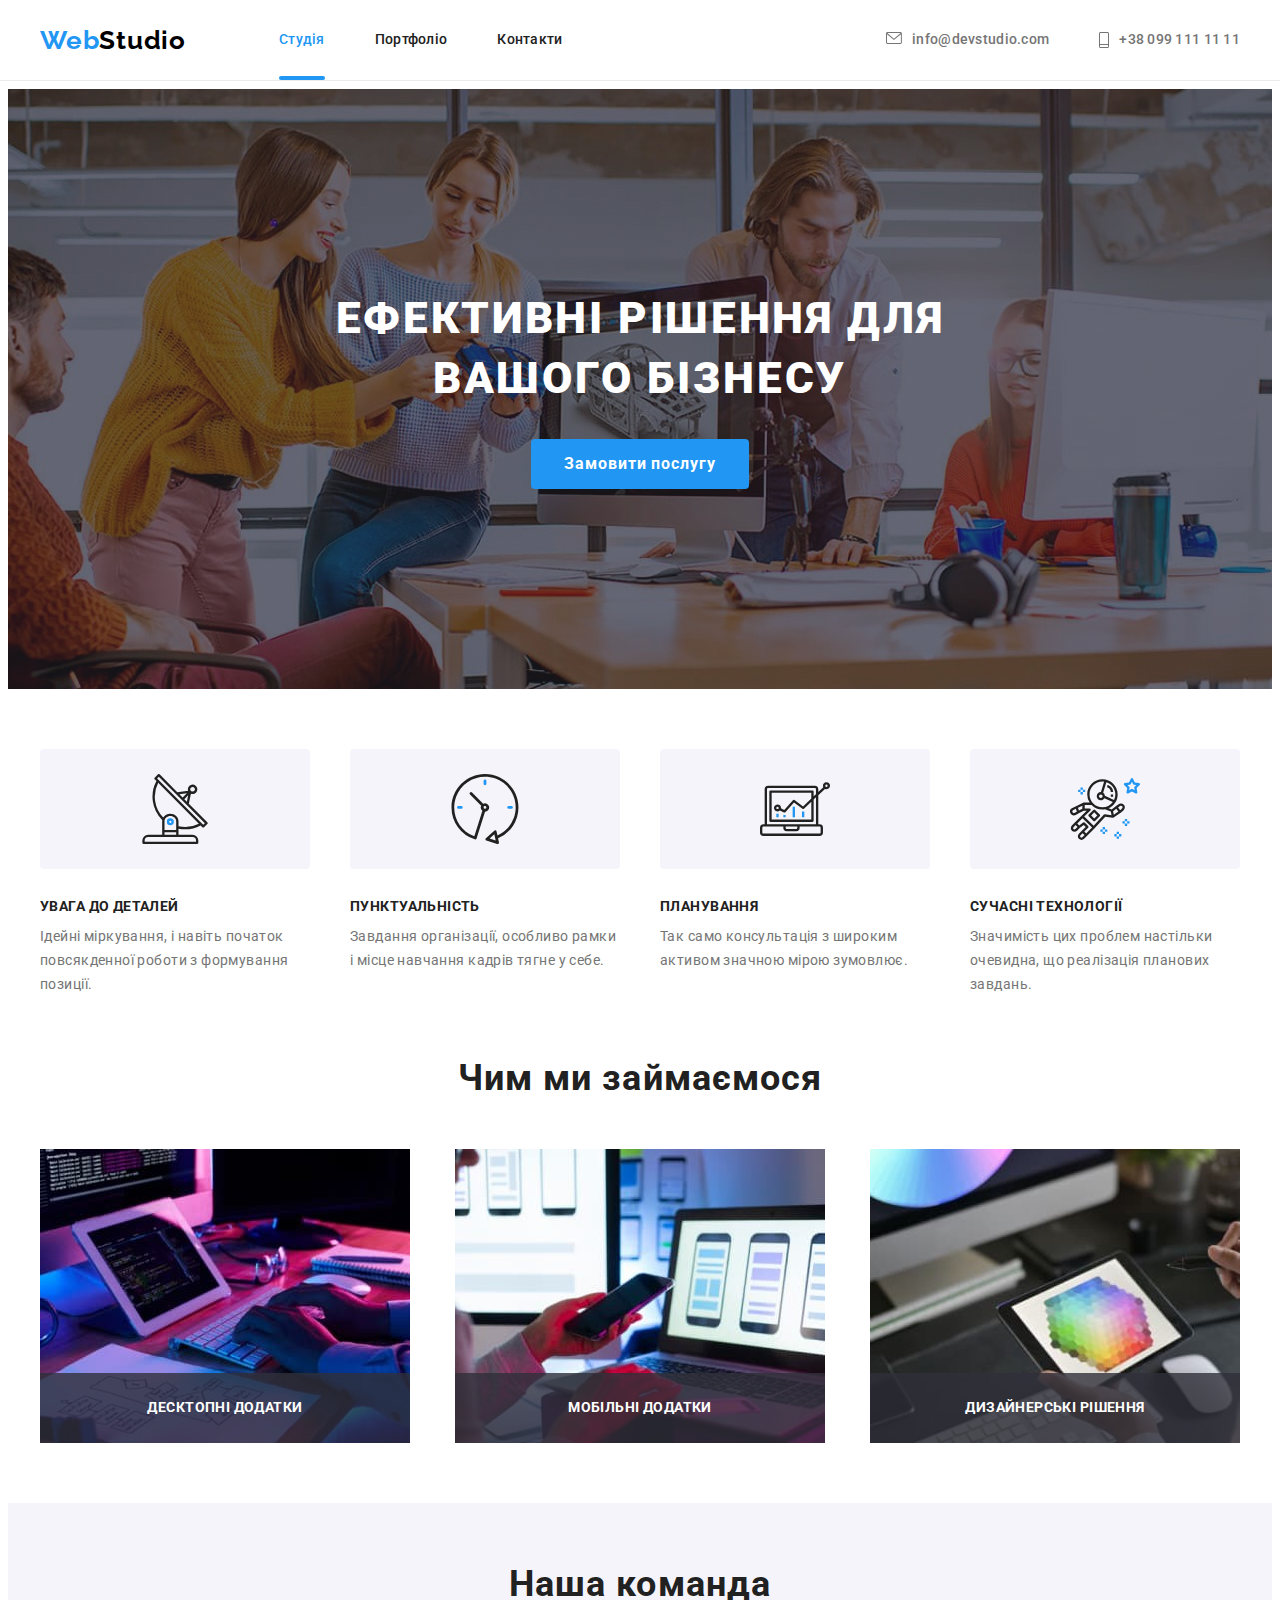
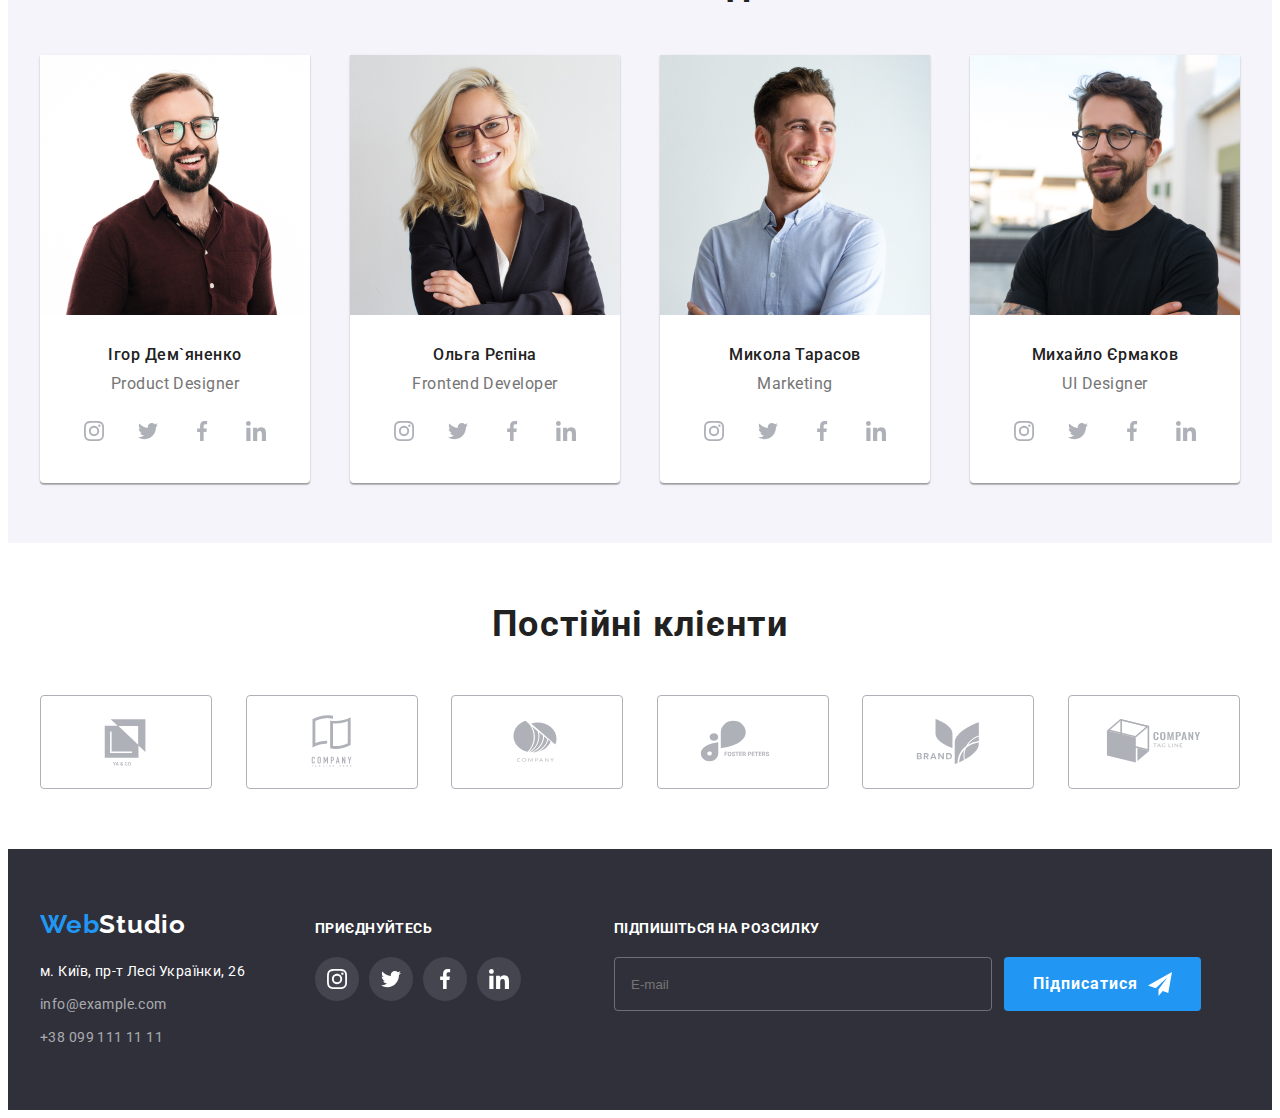
<file: index.html>
<!DOCTYPE html>
<html lang="uk">
  <head>
    <meta charset="UTF-8" />
    <meta http-equiv="X-UA-Compatible" content="IE=edge" />
    <meta name="viewport" content="width=device-width, initial-scale=1.0" />
    <title>goit-markup-hw-0</title>
    <!-- Fonts start -->
    <link rel="preconnect" href="https://fonts.googleapis.com" />
    <link rel="preconnect" href="https://fonts.gstatic.com" crossorigin />
    <link
      href="https://fonts.googleapis.com/css2?family=Raleway:wght@700&family=Roboto:wght@400;500;700;900&display=swap"
      rel="stylesheet"
    />
    <!-- Fonts end -->
    <!-- Normalize start -->
    <link
      rel="stylesheet"
      href="https://cdnjs.cloudflare.com/ajax/libs/modern-normalize/1.1.0/modern-normalize.min.css"
      integrity="sha512-wpPYUAdjBVSE4KJnH1VR1HeZfpl1ub8YT/NKx4PuQ5NmX2tKuGu6U/JRp5y+Y8XG2tV+wKQpNHVUX03MfMFn9Q=="
      crossorigin="anonymous"
      referrerpolicy="no-referrer"
    />

    <!-- Normalize end -->
    <link rel="stylesheet" href="./css/main.min.css" />
    <!-- <link rel="stylesheet" href="./css/styles.css" /> -->
  </head>
  <body data-page>
    <!-- Шапка -->
    <header class="header">
      <div class="container header__container">
        <a class="logo header__logo link" href="index.html"
          ><span class="logo__web">Web</span><span class="logo__studio-header">Studio</span></a
        >
        <button class="menu-button" type="button" data-menu-open>
          <svg width="40" height="40">
            <use href="./images/icons.svg#burger-menu"></use>
          </svg>
        </button>
        <nav class="nav">
          <ul class="nav__list list">
            <li class="nav__item">
              <a class="nav__link nav__link--current link" href="./index.html">Студія</a>
            </li>
            <li class="nav__item">
              <a class="nav__link link" href="./portfolio.html">Портфоліо</a>
            </li>
            <li class="nav__item"><a class="nav__link link" href="">Контакти</a></li>
          </ul>
        </nav>
        <ul class="contact list">
          <li class="contact__item">
            <a
              class="contact__mail link"
              href="mialto:info@devstudio.com"
              aria-label="написать на почту"
            >
              <svg class="contact__icon" width="16" height="12">
                <use href="./images/icons.svg#convert"></use>
              </svg>
              info@devstudio.com</a
            >
          </li>
          <li class="contact__item">
            <a class="contact__phone link" href="tel:+380961111111" aria-label="позвонить">
              <svg class="contact__icon" width="10" height="16">
                <use href="./images/icons.svg#phone"></use>
              </svg>
              +38 099 111 11 11</a
            >
          </li>
        </ul>
      </div>
    </header>
    <main>
      <!-- Герой -->
      <section class="hero">
        <div class="container hero__container">
          <h1 class="hero__title">Ефективні рішення для вашого бізнесу</h1>
          <button class="hero__button button" type="button" data-modal-open>
            Замовити послугу
          </button>
        </div>
      </section>
      <!-- Особенности -->
      <section class="features section">
        <div class="container features__container">
          <h2 class="features__title visually-hidden" hidden>Особливості</h2>
          <ul class="features__list list">
            <li class="features__item">
              <div class="features__thumb">
                <svg width="70" height="70">
                  <use href="./images/icons.svg#antenna"></use>
                </svg>
              </div>
              <h3 class="features__subtitle">УВАГА ДО ДЕТАЛЕЙ</h3>
              <p class="features__deskr">
                Ідейні міркування, і навіть початок повсякденної роботи з формування позиції.
              </p>
            </li>
            <li class="features__item">
              <div class="features__thumb">
                <svg width="70" height="70">
                  <use href="./images/icons.svg#clock"></use>
                </svg>
              </div>
              <h3 class="features__subtitle">ПУНКТУАЛЬНІСТЬ</h3>
              <p class="features__deskr">
                Завдання організації, особливо рамки і місце навчання кадрів тягне у себе.
              </p>
            </li>
            <li class="features__item">
              <div class="features__thumb">
                <svg width="70" height="70">
                  <use href="./images/icons.svg#diagram"></use>
                </svg>
              </div>
              <h3 class="features__subtitle">ПЛАНУВАННЯ</h3>
              <p class="features__deskr">
                Так само консультація з широким активом значною мірою зумовлює.
              </p>
            </li>
            <li class="features__item">
              <div class="features__thumb">
                <svg width="70" height="70">
                  <use href="./images/icons.svg#astronaut"></use>
                </svg>
              </div>
              <h3 class="features__subtitle">СУЧАСНІ ТЕХНОЛОГІЇ</h3>
              <p class="features__deskr">
                Значимість цих проблем настільки очевидна, що реалізація планових завдань.
              </p>
            </li>
          </ul>
        </div>
      </section>
      <!-- Чем мы занимаемся -->
      <section class="about section">
        <div class="container about__container">
          <h2 class="about__subtitle">Чим ми займаємося</h2>
          <ul class="about__list list">
            <li class="about__item">
              <img
                class="about__img"
                srcset="./images/about/img@1x_lg.jpg 1x, ./images/about/img@2x_lg.jpg 2x"
                src="./images/about/img@1x_lg.jpg"
                alt="Верстка"
                width="370"
                height="294"
              />
              <div class="about__block">
                <h3 class="about__text">Десктопні додатки</h3>
              </div>
            </li>
            <li class="about__item">
              <img
                class="about__img"
                srcset="./images/about/box-2@1x_lg.jpg 1x, ./images/about/box-2@2x_lg.jpg 2x"
                src="images/about/box-2@1x_lg.jpg"
                alt="Телефоны"
                width="370"
                height="294"
              />
              <div class="about__block">
                <h3 class="about__text">Мобільні додатки</h3>
              </div>
            </li>
            <li class="about__item">
              <img
                class="about__img"
                srcset="./images/about/box-3@1x_lg.jpg 1x, ./images/about/box-3@2x_lg.jpg 2x"
                src="images/about/box-3@1x_lg.jpg"
                alt="Палитра"
                width="370"
                height="294"
              />
              <div class="about__block">
                <h3 class="about__text">Дизайнерські рішення</h3>
              </div>
            </li>
          </ul>
        </div>
      </section>
      <!-- Наша команда -->
      <section class="team section">
        <div class="container team__container">
          <h2 class="team__subtitle">Наша команда</h2>
          <ul class="team__list list">
            <li class="team__item">
              <img
                srcset="
                  ./images/team/w/photo-1-270.jpg 270w,
                  ./images/team/w/photo-1-354.jpg 354w,
                  ./images/team/w/photo-1-450.jpg 450w,
                  ./images/team/w/photo-1-540.jpg 540w,
                  ./images/team/w/photo-1-708.jpg 708w,
                  ./images/team/w/photo-1-900.jpg 900w
                "
                sizes="(min-width: 1200px) 270px, (min-width: 768px) 354px, (min-width: 480px) 450px, 100w"
                class="team__img"
                src="./images/team/w/photo-1-270.jpg"
                alt="Ігор Дем`яненко"
              />
              <div class="team__wrapper">
                <h3 class="team__name">Ігор Дем`яненко</h3>
                <p class="team__descr">Product Designer</p>
                <ul class="socials list">
                  <li class="socials__item">
                    <a
                      class="socials__link link"
                      href=""
                      target="_blank"
                      rel="noopener noreferrer"
                      aria-label="instagram"
                    >
                      <svg class="socials__icon" width="20" height="20">
                        <use href="./images/icons.svg#instagram"></use>
                      </svg>
                    </a>
                  </li>
                  <li class="socials__item">
                    <a
                      class="socials__link link"
                      href=""
                      target="_blank"
                      rel="noopener noreferrer"
                      aria-label="twitter"
                    >
                      <svg class="socials__icon" width="20" height="20">
                        <use href="./images/icons.svg#twitter"></use>
                      </svg>
                    </a>
                  </li>
                  <li class="socials__item">
                    <a
                      class="socials__link link"
                      href=""
                      target="_blank"
                      rel="noopener noreferrer"
                      aria-label="facebook"
                    >
                      <svg class="socials__icon" width="20" height="20">
                        <use href="./images/icons.svg#facebook"></use>
                      </svg>
                    </a>
                  </li>
                  <li class="socials__item">
                    <a
                      class="socials__link link"
                      href=""
                      target="_blank"
                      rel="noopener noreferrer"
                      aria-label="linkedin"
                    >
                      <svg class="socials__icon" width="20" height="20">
                        <use href="./images/icons.svg#linkedin"></use>
                      </svg>
                    </a>
                  </li>
                </ul>
              </div>
            </li>
            <li class="team__item">
              <img
                srcset="
                  ./images/team/w/photo-2-270.jpg 270w,
                  ./images/team/w/photo-2-354.jpg 354w,
                  ./images/team/w/photo-2-450.jpg 450w,
                  ./images/team/w/photo-2-540.jpg 540w,
                  ./images/team/w/photo-2-708.jpg 708w,
                  ./images/team/w/photo-2-900.jpg 900w
                "
                sizes="(min-width: 1200px) 270px, (min-width: 768px) 354px, (min-width: 480px) 450px, 100w"
                class="team__img"
                src="./images/team/w/photo-2-270.jpg"
                alt="Ольга Рєпіна"
              />
              <div class="team__wrapper">
                <h3 class="team__name">Ольга Рєпіна</h3>
                <p class="team__descr">Frontend Developer</p>
                <ul class="socials list">
                  <li class="socials__item">
                    <a
                      class="socials__link link"
                      href=""
                      target="_blank"
                      rel="noopener noreferrer"
                      aria-label="instagram"
                    >
                      <svg class="socials__icon" width="20" height="20">
                        <use href="./images/icons.svg#instagram"></use>
                      </svg>
                    </a>
                  </li>
                  <li class="socials__item">
                    <a
                      class="socials__link link"
                      href=""
                      target="_blank"
                      rel="noopener noreferrer"
                      aria-label="twitter"
                    >
                      <svg class="socials__icon" width="20" height="20">
                        <use href="./images/icons.svg#twitter"></use>
                      </svg>
                    </a>
                  </li>
                  <li class="socials__item">
                    <a
                      class="socials__link link"
                      href=""
                      target="_blank"
                      rel="noopener noreferrer"
                      aria-label="facebook"
                    >
                      <svg class="socials__icon" width="20" height="20">
                        <use href="./images/icons.svg#facebook"></use>
                      </svg>
                    </a>
                  </li>
                  <li class="socials__item">
                    <a
                      class="socials__link link"
                      href=""
                      target="_blank"
                      rel="noopener noreferrer"
                      aria-label="linkedin"
                    >
                      <svg class="socials__icon" width="20" height="20">
                        <use href="./images/icons.svg#linkedin"></use>
                      </svg>
                    </a>
                  </li>
                </ul>
              </div>
            </li>
            <li class="team__item">
              <img
                srcset="
                  ./images/team/w/photo-3-270.jpg 270w,
                  ./images/team/w/photo-3-354.jpg 354w,
                  ./images/team/w/photo-3-450.jpg 450w,
                  ./images/team/w/photo-3-540.jpg 540w,
                  ./images/team/w/photo-3-708.jpg 708w,
                  ./images/team/w/photo-3-900.jpg 900w
                "
                sizes="(min-width: 1200px) 270px, (min-width: 768px) 354px, (min-width: 480px) 450px, 100w"
                class="team__img"
                src="./images/team/w/photo-3-270.jpg"
                alt="Микола Тарасов"
              />
              <div class="team__wrapper">
                <h3 class="team__name">Микола Тарасов</h3>
                <p class="team__descr">Marketing</p>
                <ul class="socials list">
                  <li class="socials__item">
                    <a
                      class="socials__link link"
                      href=""
                      target="_blank"
                      rel="noopener noreferrer"
                      aria-label="instagram"
                    >
                      <svg class="socials__icon" width="20" height="20">
                        <use href="./images/icons.svg#instagram"></use>
                      </svg>
                    </a>
                  </li>
                  <li class="socials__item">
                    <a
                      class="socials__link link"
                      href=""
                      target="_blank"
                      rel="noopener noreferrer"
                      aria-label="twitter"
                    >
                      <svg class="socials__icon" width="20" height="20">
                        <use href="./images/icons.svg#twitter"></use>
                      </svg>
                    </a>
                  </li>
                  <li class="socials__item">
                    <a
                      class="socials__link link"
                      href=""
                      target="_blank"
                      rel="noopener noreferrer"
                      aria-label="facebook"
                    >
                      <svg class="socials__icon" width="20" height="20">
                        <use href="./images/icons.svg#facebook"></use>
                      </svg>
                    </a>
                  </li>
                  <li class="socials__item">
                    <a
                      class="socials__link link"
                      href=""
                      target="_blank"
                      rel="noopener noreferrer"
                      aria-label="linkedin"
                    >
                      <svg class="socials__icon" width="20" height="20">
                        <use href="./images/icons.svg#linkedin"></use>
                      </svg>
                    </a>
                  </li>
                </ul>
              </div>
            </li>
            <li class="team__item">
              <img
                srcset="
                  ./images/team/w/photo-4-270.jpg 270w,
                  ./images/team/w/photo-4-354.jpg 354w,
                  ./images/team/w/photo-4-450.jpg 450w,
                  ./images/team/w/photo-4-540.jpg 540w,
                  ./images/team/w/photo-4-708.jpg 708w,
                  ./images/team/w/photo-4-900.jpg 900w
                "
                sizes="(min-width: 1200px) 270px, (min-width: 768px) 354px, (min-width: 480px) 450px, 100w"
                class="team__img"
                src="./images/team/w/photo-4-270.jpg"
                alt="Михайло Єрмаков"
              />
              <div class="team__wrapper">
                <h3 class="team__name">Михайло Єрмаков</h3>
                <p class="team__descr">UI Designer</p>
                <ul class="socials list">
                  <li class="socials__item">
                    <a
                      class="socials__link"
                      href=""
                      target="_blank"
                      rel="noopener noreferrer"
                      aria-label="instagram"
                    >
                      <svg class="socials__icon" width="20" height="20">
                        <use href="./images/icons.svg#instagram"></use>
                      </svg>
                    </a>
                  </li>
                  <li class="socials__item">
                    <a
                      class="socials__link"
                      href=""
                      target="_blank"
                      rel="noopener noreferrer"
                      aria-label="twitter"
                    >
                      <svg class="socials__icon" width="20" height="20">
                        <use href="./images/icons.svg#twitter"></use>
                      </svg>
                    </a>
                  </li>
                  <li class="socials__item">
                    <a
                      class="socials__link"
                      href=""
                      target="_blank"
                      rel="noopener noreferrer"
                      aria-label="facebook"
                    >
                      <svg class="socials__icon" width="20" height="20">
                        <use href="./images/icons.svg#facebook"></use>
                      </svg>
                    </a>
                  </li>
                  <li class="socials__item">
                    <a
                      class="socials__link"
                      href=""
                      target="_blank"
                      rel="noopener noreferrer"
                      aria-label="linkedin"
                    >
                      <svg class="socials__icon" width="20" height="20">
                        <use href="./images/icons.svg#linkedin"></use>
                      </svg>
                    </a>
                  </li>
                </ul>
              </div>
            </li>
          </ul>
        </div>
      </section>
      <!-- Постоянные клиенты -->
      <section class="client section">
        <div class="container client__container">
          <h2 class="client__subtitle">Постійні клієнти</h2>
          <ul class="client__list list">
            <li class="client__item">
              <a
                class="client__link link"
                href=""
                target="_blank"
                rel="noopener noreferrer"
                aria-label="Логотип компании 1"
              >
                <svg class="client__icon" width="106" height="60">
                  <use href="./images/icons.svg#logo-1"></use>
                </svg>
              </a>
            </li>

            <li class="client__item">
              <a
                class="client__link link"
                href=""
                target="_blank"
                rel="noopener noreferrer"
                aria-label="Логотип компании 2"
              >
                <svg class="client__icon" width="106" height="60">
                  <use href="./images/icons.svg#logo-2"></use>
                </svg>
              </a>
            </li>
            <li class="client__item">
              <a
                class="client__link link"
                href=""
                target="_blank"
                rel="noopener noreferrer"
                aria-label="Логотип компании 3"
              >
                <svg class="client__icon" width="106" height="60">
                  <use href="./images/icons.svg#logo-3"></use>
                </svg>
              </a>
            </li>
            <li class="client__item">
              <a
                class="client__link link"
                href=""
                target="_blank"
                rel="noopener noreferrer"
                aria-label="Логотип компании 4"
              >
                <svg class="client__icon" width="106" height="60">
                  <use href="./images/icons.svg#logo-4"></use>
                </svg>
              </a>
            </li>
            <li class="client__item">
              <a
                class="client__link link"
                href=""
                target="_blank"
                rel="noopener noreferrer"
                aria-label="Логотип компании 5"
              >
                <svg class="client__icon" width="106" height="60">
                  <use href="./images/icons.svg#logo-5"></use>
                </svg>
              </a>
            </li>
            <li class="client__item">
              <a
                class="client__link link"
                href=""
                target="_blank"
                rel="noopener noreferrer"
                aria-label="Логотип компании 6"
              >
                <svg class="client__icon" width="106" height="60">
                  <use href="./images/icons.svg#logo-6"></use>
                </svg>
              </a>
            </li>
          </ul>
        </div>
      </section>
    </main>
    <!-- Footer -->
    <footer class="footer">
      <div class="container footer__container">
        <div class="footer__block">
          <a class="logo footer__logo link" href="index.html"
            ><span class="logo__web">Web</span><span class="logo__studio-footer">Studio</span></a
          >
          <address class="footer-contact">
            <ul class="footer-contact__list list">
              <li class="footer-contact__item">
                <a
                  class="link footer-contact__address"
                  href="https://goo.gl/maps/Fgbf3yi92QsDbhYKA"
                  target="_blank"
                  rel="noreferrer noopener"
                  >м. Київ, пр-т Лесі Українки, 26</a
                >
              </li>
              <li class="footer-contact__item">
                <a class="footer-contact__mail link" href="mialto:info@devstudio.com"
                  >info@example.com</a
                >
              </li>
              <li class="footer-contact__item">
                <a class="footer-contact__phone link" href="tel:+380961111111">+38 099 111 11 11</a>
              </li>
            </ul>
          </address>
        </div>

        <div class="footer__join">
          <h3 class="footer__subtitle">приєднуйтесь</h3>
          <ul class="socials list">
            <li class="socials__item">
              <a
                class="socials__link"
                href=""
                target="_blank"
                rel="noopener noreferrer"
                aria-label="instagram"
              >
                <svg class="socials__icon" width="20" height="20">
                  <use href="./images/icons.svg#instagram"></use>
                </svg>
              </a>
            </li>
            <li class="socials__item">
              <a
                class="socials__link link"
                href=""
                target="_blank"
                rel="noopener noreferrer"
                aria-label="twitter"
              >
                <svg class="socials__icon" width="20" height="20">
                  <use href="./images/icons.svg#twitter"></use>
                </svg>
              </a>
            </li>
            <li class="socials__item">
              <a
                class="socials__link link"
                href=""
                target="_blank"
                rel="noopener noreferrer"
                aria-label="facebook"
              >
                <svg class="socials__icon" width="20" height="20">
                  <use href="./images/icons.svg#facebook"></use>
                </svg>
              </a>
            </li>
            <li class="socials__item">
              <a
                class="socials__link link"
                href=""
                target="_blank"
                rel="noopener noreferrer"
                aria-label="linkedin"
              >
                <svg class="socials__icon" width="20" height="20">
                  <use href="./images/icons.svg#linkedin"></use>
                </svg>
              </a>
            </li>
          </ul>
        </div>

        <div class="footer__block-form">
          <h3 class="footer__subtitle">Підпишіться на розсилку</h3>
          <form class="footer__form">
            <input class="footer__input" type="email" name="newsletter" placeholder="E-mail" />
            <button class="footer__button button" type="submit">
              Підписатися
              <svg width="24" height="24">
                <use href="./images/icons.svg#icon-send"></use>
              </svg>
            </button>
          </form>
        </div>
      </div>
    </footer>

    <!-- Modal window -->
    <div class="backdrop is-hidden" data-modal>
      <div class="modal">
        <button type="button" class="modal-button-close" data-modal-close>
          <svg class="modal-button-close-icon" width="18" height="18">
            <use href="./images/icons.svg#icon-close"></use>
          </svg>
        </button>

        <form class="modal-form">
          <strong class="modal-title">Залиште свої дані, ми вам передзвонимо</strong>
          <div class="form-group">
            <label class="modal-form-group">
              <span class="form-label">Ім'я</span>
              <input class="form-input" type="text" name="user-name" />
              <svg class="form-icon" width="18" height="18">
                <use href="./images/icons.svg#icon-modal-person"></use>
              </svg>
            </label>

            <label class="modal-form-group">
              <span class="form-label">Телефон</span>
              <input class="form-input" type="tel" name="user-phone" />
              <svg class="form-icon" width="18" height="18">
                <use href="./images/icons.svg#icon-modal-phone"></use>
              </svg>
            </label>

            <label class="modal-form-group">
              <span class="form-label">Пошта</span>
              <input class="form-input" type="email" name="user-email" />
              <svg class="form-icon" width="18" height="18">
                <use href="./images/icons.svg#icon-modal-email"></use>
              </svg>
            </label>

            <label class="modal-form-group">
              <span class="form-label">Коментар</span>
              <textarea
                class="form-message"
                name="user-message"
                rows="5"
                placeholder="Введіть текст"
              ></textarea>
            </label>
          </div>

          <label class="modal-form-agreement">
            <input class="form-checkbox visually-hidden" type="checkbox" name="user-agreement" />
            <svg class="agreement-icon" width="16" height="15">
              <use class="agreement-icon-uncheck" href="./images/icons.svg#icon-uncheck"></use>
              <use class="agreement-icon-check" href="./images/icons.svg#icon-check"></use>
            </svg>
            <span class="form-agreement-text"
              >Погоджуюся з розсилкою та приймаю
              <a class="form-agreement-link" href="">Умови договору</a></span
            >
          </label>

          <button class="modal-form-button button" type="submit">Відправити</button>
        </form>
      </div>
    </div>

    <!-- Mobile menu -->
    <div class="menu-overlay" data-menu>
      <div class="menu-container">
        <ul class="mobile-nav list">
          <li class="mobile-nav-item">
            <a class="mobile-link link" href="./index.html">Студія</a>
          </li>
          <li class="mobile-nav-item">
            <a class="mobile-link link" href="./portfolio.html">Портфоліо</a>
          </li>
          <li class="mobile-nav-item">
            <a class="mobile-link link" href="">Контакти</a>
          </li>
        </ul>
        <div class="mobile-menu-contacts">
          <a class="mobile-phone link" href="tel:+380961111111">+38 096 111 11 11</a>
          <a class="mobile-mail link" href="mialto:info@devstudio.com">info@devstudio.com</a>
          <button class="menu-button-close" type="button" data-menu-close>
            <svg class="menu-button-close-icon" width="40" height="40">
              <use href="./images/icons.svg#nav-button-close"></use>
            </svg>
          </button>
        </div>
        <ul class="mobile-socials list">
          <li class="mobile-socials-item">
            <a class="menu-socials-link link" href="">Instagram</a>
          </li>
          <li class="mobile-socials-item">
            <a class="menu-socials-link link" href="">Twitter</a>
          </li>
          <li class="mobile-socials-item">
            <a class="menu-socials-link link" href="">Facebook</a>
          </li>
          <li class="mobile-socials-item">
            <a class="menu-socials-link link" href="">LinkedIn</a>
          </li>
        </ul>
      </div>
    </div>

    <!-- script -->
    <script src="./js/header-scroll.js"></script>
    <script src="./js/modal.js"></script>
    <script src="./js/menu.js"></script>
  </body>
</html>
</file>
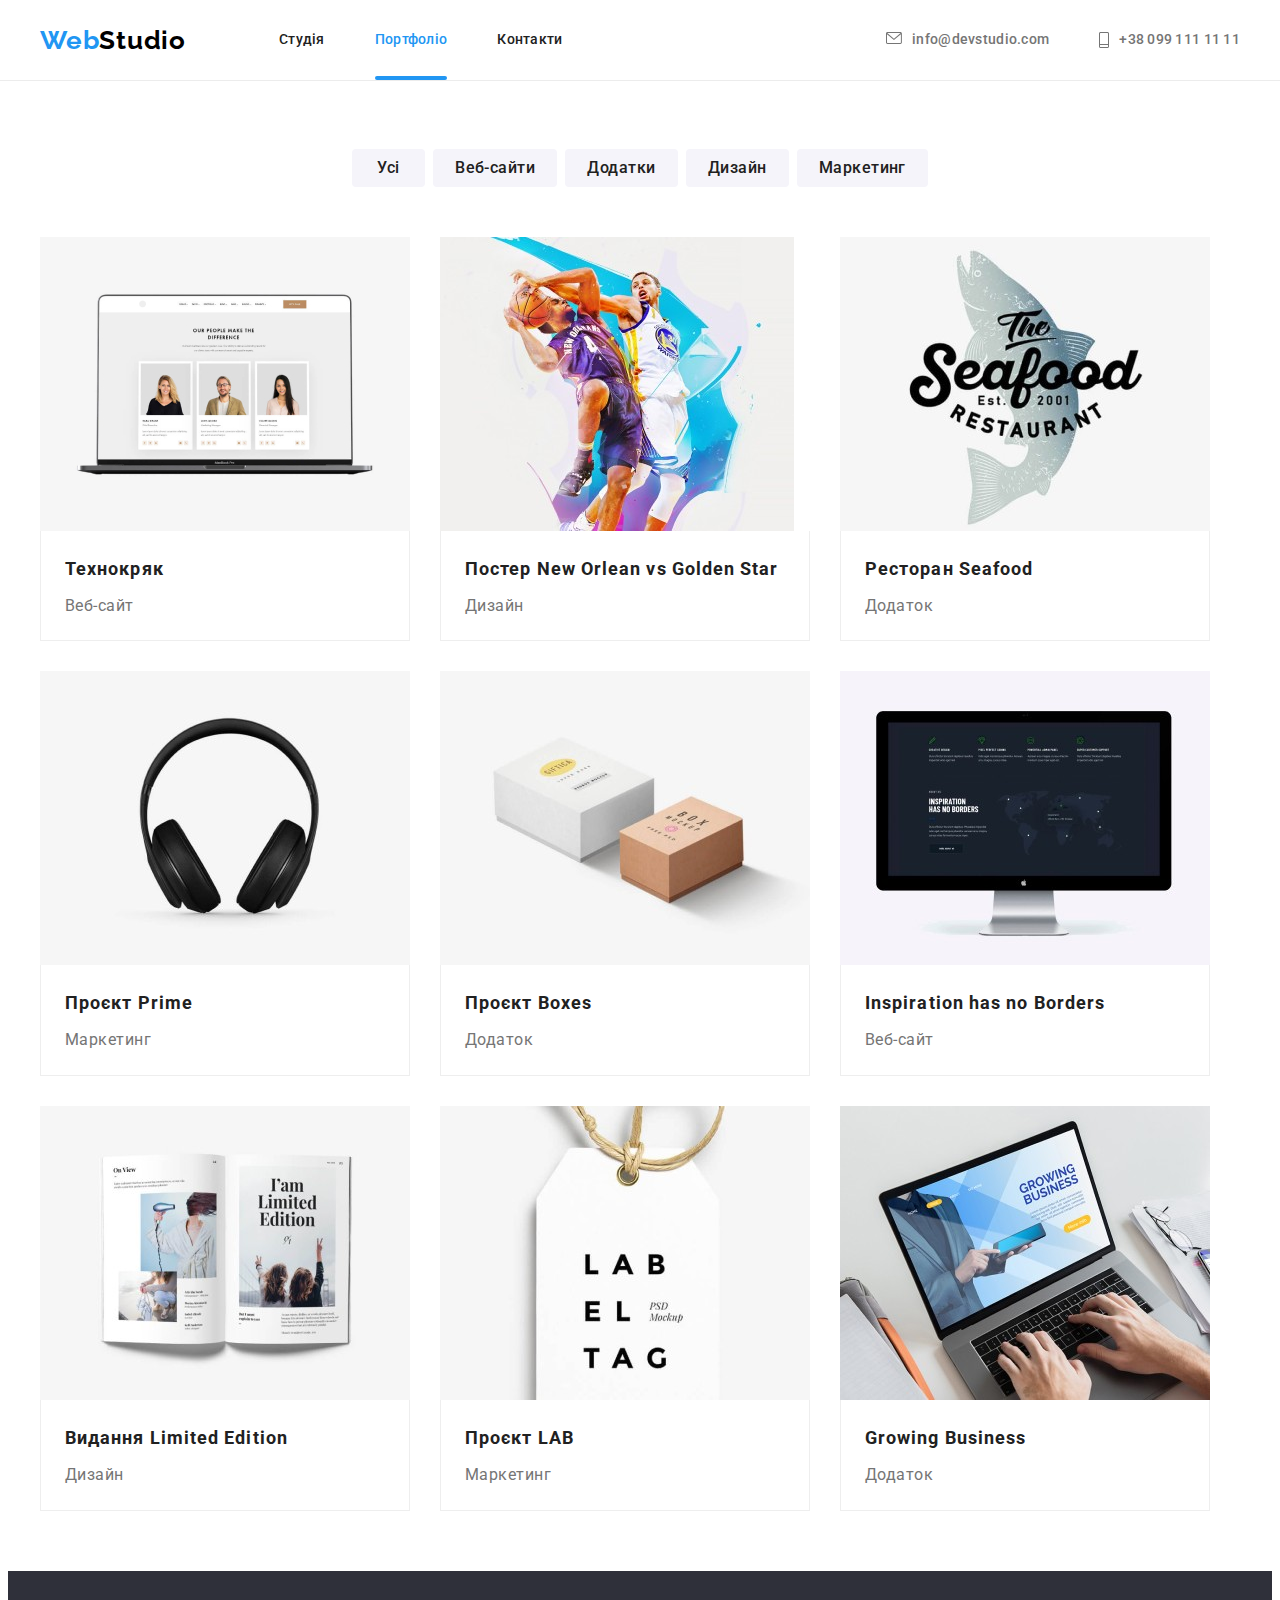
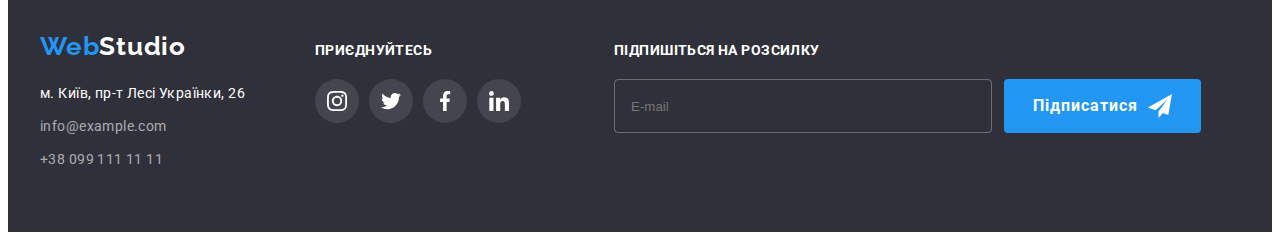
<file: portfolio.html>
<!DOCTYPE html>
<html lang="uk">
  <head>
    <meta charset="UTF-8" />
    <meta http-equiv="X-UA-Compatible" content="IE=edge" />
    <meta name="viewport" content="width=device-width, initial-scale=1.0" />
    <title>Портфоліо</title>
    <!-- Fonts start -->
    <link rel="preconnect" href="https://fonts.googleapis.com" />
    <link rel="preconnect" href="https://fonts.gstatic.com" crossorigin />
    <link
      href="https://fonts.googleapis.com/css2?family=Raleway:wght@700&family=Roboto:wght@400;500;700;900&display=swap"
      rel="stylesheet"
    />
    <!-- Fonts end -->
    <!-- Normalize start -->
    <link
      rel="stylesheet"
      href="https://cdnjs.cloudflare.com/ajax/libs/modern-normalize/1.1.0/modern-normalize.min.css"
      integrity="sha512-wpPYUAdjBVSE4KJnH1VR1HeZfpl1ub8YT/NKx4PuQ5NmX2tKuGu6U/JRp5y+Y8XG2tV+wKQpNHVUX03MfMFn9Q=="
      crossorigin="anonymous"
      referrerpolicy="no-referrer"
    />
    <!-- Normalize end -->
    <link rel="stylesheet" href="./css/main.min.css" />
    <link rel="stylesheet" href="./css/styles.css" />
  </head>
  <body>
    <!-- header -->
    <header class="header">
      <div class="container header__container">
        <a class="logo header__logo link" href="index.html"
          ><span class="logo__web">Web</span><span class="logo__studio-header">Studio</span></a
        >
        <button class="menu-button" type="button" data-menu-open>
          <svg width="40" height="40">
            <use href="./images/icons.svg#burger-menu"></use>
          </svg>
        </button>
        <nav class="nav">
          <ul class="nav__list list">
            <li class="nav__item">
              <a class="nav__link link" href="./index.html">Студія</a>
            </li>
            <li class="nav__item">
              <a class="nav__link nav__link--current link" href="./portfolio.html">Портфоліо</a>
            </li>
            <li class="nav__item"><a class="nav__link link" href="">Контакти</a></li>
          </ul>
        </nav>
        <ul class="contact list">
          <li class="contact__item">
            <a
              class="contact__mail link"
              href="mialto:info@devstudio.com"
              aria-label="написать на почту"
            >
              <svg class="contact__icon" width="16" height="12">
                <use href="./images/icons.svg#convert"></use>
              </svg>
              info@devstudio.com</a
            >
          </li>
          <li class="contact__item">
            <a class="contact__phone link" href="tel:+380961111111" aria-label="позвонить">
              <svg class="contact__icon" width="10" height="16">
                <use href="./images/icons.svg#phone"></use>
              </svg>
              +38 099 111 11 11</a
            >
          </li>
        </ul>
      </div>
    </header>
    <!-- Main -->
    <main class="page-main">
      <!-- our projects    -->
      <section class="project section">
        <div class="container project_container">
          <h2 class="visually-hidden" hidden>Наші проєкти</h2>
          <!-- filter -->
          <ul class="button-list list">
            <li class="button-list__item">
              <button class="button-list__filter" type="button">Усі</button>
            </li>
            <li class="button-list__item">
              <button class="button-list__filter" type="button">Веб-сайти</button>
            </li>
            <li class="button-list__item">
              <button class="button-list__filter" type="button">Додатки</button>
            </li>
            <li class="button-list__item">
              <button class="button-list__filter" type="button">Дизайн</button>
            </li>
            <li class="button-list__item">
              <button class="button-list__filter" type="button">Маркетинг</button>
            </li>
          </ul>
          <!-- Список наших работ -->
          <ul class="projects list">
            <li class="projects__item">
              <a class="projects__link link" href="">
                <div class="projects__card">
                  <img
                    srcset="
                      ./images/portfolio/w/img-1-354.jpg 354w,
                      ./images/portfolio/w/img-1-370.jpg 370w,
                      ./images/portfolio/w/img-1-450.jpg 450w,
                      ./images/portfolio/w/img-1-708.jpg 708w,
                      ./images/portfolio/w/img-1-740.jpg 740w,
                      ./images/portfolio/w/img-1-900.jpg 900w
                    "
                    sizes="(min-width: 1200px) 370px, (min-width: 768px) 354px, (min-width: 480px) 450px, 100w"
                    class="projects__img"
                    src="./images/portfolio/w/img-1-354.jpg"
                    alt="Список сотрудников разработанного сайта"
                  />
                  <div class="projects__overlay">
                    <p class="projects__overlay-text">
                      Ресурс пропонує комплексні пропозиції з різним рівнем функціоналу та сервісів.
                      Все це дозволить відвідувачу отримати вичерпні відомості про компанію чи
                      приватну особу.
                    </p>
                  </div>
                </div>

                <div class="projects__content">
                  <h3 class="projects__title">Технокряк</h3>
                  <p class="projects__descr">Веб-сайт</p>
                </div>
              </a>
            </li>
            <li class="projects__item">
              <a class="projects__link link" href="">
                <div class="projects__card">
                  <img
                    srcset="
                      ./images/portfolio/w/img-2-354.jpg 354w,
                      ./images/portfolio/w/img-2-370.jpg 370w,
                      ./images/portfolio/w/img-2-450.jpg 450w,
                      ./images/portfolio/w/img-2-708.jpg 708w,
                      ./images/portfolio/w/img-2-740.jpg 740w,
                      ./images/portfolio/w/img-2-900.jpg 900w
                    "
                    sizes="(min-width: 1200px) 370px, (min-width: 768px) 354px, (min-width: 480px) 450px, 100w"
                    class="projects__img"
                    src="./images/portfolio/w/img-2-354.jpg"
                    alt="Два баскетболиста"
                  />
                  <div class="projects__overlay">
                    <p class="projects__overlay-text">
                      Ресурс пропонує комплексні пропозиції з різним рівнем функціоналу та сервісів.
                      Все це дозволить відвідувачу отримати вичерпні відомості про компанію чи
                      приватну особу.
                    </p>
                  </div>
                </div>

                <div class="projects__content">
                  <h3 class="projects__title">Постер New Orlean vs Golden Star</h3>
                  <p class="projects__descr">Дизайн</p>
                </div>
              </a>
            </li>
            <li class="projects__item">
              <a class="projects__link link" href="">
                <div class="projects__card">
                  <img
                    srcset="
                      ./images/portfolio/w/img-3-354.jpg 354w,
                      ./images/portfolio/w/img-3-370.jpg 370w,
                      ./images/portfolio/w/img-3-450.jpg 450w,
                      ./images/portfolio/w/img-3-708.jpg 708w,
                      ./images/portfolio/w/img-3-740.jpg 740w,
                      ./images/portfolio/w/img-3-900.jpg 900w
                    "
                    sizes="(min-width: 1200px) 370px, (min-width: 768px) 354px, (min-width: 480px) 450px, 100w"
                    class="projects__img"
                    src="./images/portfolio/w/img-3-354.jpg"
                    alt="Логотип ресторана"
                  />
                  <div class="projects__overlay">
                    <p class="projects__overlay-text">
                      Ресурс пропонує комплексні пропозиції з різним рівнем функціоналу та сервісів.
                      Все це дозволить відвідувачу отримати вичерпні відомості про компанію чи
                      приватну особу.
                    </p>
                  </div>
                </div>

                <div class="projects__content">
                  <h3 class="projects__title">Ресторан Seafood</h3>
                  <p class="projects__descr">Додаток</p>
                </div>
              </a>
            </li>
            <li class="projects__item">
              <a class="projects__link link" href="">
                <div class="projects__card">
                  <img
                    srcset="
                      ./images/portfolio/w/img-4-354.jpg 354w,
                      ./images/portfolio/w/img-4-370.jpg 370w,
                      ./images/portfolio/w/img-4-450.jpg 450w,
                      ./images/portfolio/w/img-4-708.jpg 708w,
                      ./images/portfolio/w/img-4-740.jpg 740w,
                      ./images/portfolio/w/img-4-900.jpg 900w
                    "
                    sizes="(min-width: 1200px) 370px, (min-width: 768px) 354px, (min-width: 480px) 450px, 100w"
                    class="projects__img"
                    src="./images/portfolio/w/img-4-354.jpg"
                    alt="Наушники"
                  />
                  <div class="projects__overlay">
                    <p class="projects__overlay-text">
                      Ресурс пропонує комплексні пропозиції з різним рівнем функціоналу та сервісів.
                      Все це дозволить відвідувачу отримати вичерпні відомості про компанію чи
                      приватну особу.
                    </p>
                  </div>
                </div>

                <div class="projects__content">
                  <h3 class="projects__title">Проєкт Prime</h3>
                  <p class="projects__descr">Маркетинг</p>
                </div>
              </a>
            </li>

            <li class="projects__item">
              <a class="projects__link link" href="">
                <div class="projects__card">
                  <img
                    srcset="
                      ./images/portfolio/w/img-5-354.jpg 354w,
                      ./images/portfolio/w/img-5-370.jpg 370w,
                      ./images/portfolio/w/img-5-450.jpg 450w,
                      ./images/portfolio/w/img-5-708.jpg 708w,
                      ./images/portfolio/w/img-5-740.jpg 740w,
                      ./images/portfolio/w/img-5-900.jpg 900w
                    "
                    sizes="(min-width: 1200px) 370px, (min-width: 768px) 354px, (min-width: 480px) 450px, 100w"
                    class="projects__img"
                    src="./images/portfolio/w/img-5-354.jpg"
                    alt="Две коробочки"
                  />
                  <div class="projects__overlay">
                    <p class="projects__overlay-text">
                      Ресурс пропонує комплексні пропозиції з різним рівнем функціоналу та сервісів.
                      Все це дозволить відвідувачу отримати вичерпні відомості про компанію чи
                      приватну особу.
                    </p>
                  </div>
                </div>

                <div class="projects__content">
                  <h3 class="projects__title">Проєкт Boxes</h3>
                  <p class="projects__descr">Додаток</p>
                </div>
              </a>
            </li>
            <li class="projects__item">
              <a class="projects__link link" href="">
                <div class="projects__card">
                  <img
                    srcset="
                      ./images/portfolio/w/img-6-354.jpg 354w,
                      ./images/portfolio/w/img-6-370.jpg 370w,
                      ./images/portfolio/w/img-6-450.jpg 450w,
                      ./images/portfolio/w/img-6-708.jpg 708w,
                      ./images/portfolio/w/img-6-740.jpg 740w,
                      ./images/portfolio/w/img-6-900.jpg 900w
                    "
                    sizes="(min-width: 1200px) 370px, (min-width: 768px) 354px, (min-width: 480px) 450px, 100w"
                    class="projects__img"
                    src="./images/portfolio/w/img-6-354.jpg"
                    alt="Монитор с картой мира"
                  />
                  <div class="projects__overlay">
                    <p class="projects__overlay-text">
                      Ресурс пропонує комплексні пропозиції з різним рівнем функціоналу та сервісів.
                      Все це дозволить відвідувачу отримати вичерпні відомості про компанію чи
                      приватну особу.
                    </p>
                  </div>
                </div>

                <div class="projects__content">
                  <h3 class="projects__title">Inspiration has no Borders</h3>
                  <p class="projects__descr">Веб-сайт</p>
                </div>
              </a>
            </li>
            <li class="projects__item">
              <a class="projects__link link" href="">
                <div class="projects__card">
                  <img
                    srcset="
                      ./images/portfolio/w/img-7-354.jpg 354w,
                      ./images/portfolio/w/img-7-370.jpg 370w,
                      ./images/portfolio/w/img-7-450.jpg 450w,
                      ./images/portfolio/w/img-7-708.jpg 708w,
                      ./images/portfolio/w/img-7-740.jpg 740w,
                      ./images/portfolio/w/img-7-900.jpg 900w
                    "
                    sizes="(min-width: 1200px) 370px, (min-width: 768px) 354px, (min-width: 480px) 450px, 100w"
                    class="projects__img"
                    src="./images/portfolio/w/img-7-354.jpg"
                    alt="Книга"
                  />

                  <div class="projects__overlay">
                    <p class="projects__overlay-text">
                      Ресурс пропонує комплексні пропозиції з різним рівнем функціоналу та сервісів.
                      Все це дозволить відвідувачу отримати вичерпні відомості про компанію чи
                      приватну особу.
                    </p>
                  </div>
                </div>
                <div class="projects__content">
                  <h3 class="projects__title">Видання Limited Edition</h3>
                  <p class="projects__descr">Дизайн</p>
                </div>
              </a>
            </li>
            <li class="projects__item">
              <a class="projects__link link" href="">
                <div class="projects__card">
                  <img
                    srcset="
                      ./images/portfolio/w/img-8-354.jpg 354w,
                      ./images/portfolio/w/img-8-370.jpg 370w,
                      ./images/portfolio/w/img-8-450.jpg 450w,
                      ./images/portfolio/w/img-8-708.jpg 708w,
                      ./images/portfolio/w/img-8-740.jpg 740w,
                      ./images/portfolio/w/img-8-900.jpg 900w
                    "
                    sizes="(min-width: 1200px) 370px, (min-width: 768px) 354px, (min-width: 480px) 450px, 100w"
                    class="projects__img"
                    src="./images/portfolio/w/img-8-354.jpg"
                    alt="Бирка с названием проекта"
                  />
                  <div class="projects__overlay">
                    <p class="projects__overlay-text">
                      Ресурс пропонує комплексні пропозиції з різним рівнем функціоналу та сервісів.
                      Все це дозволить відвідувачу отримати вичерпні відомості про компанію чи
                      приватну особу.
                    </p>
                  </div>
                </div>

                <div class="projects__content">
                  <h3 class="projects__title">Проєкт LAB</h3>
                  <p class="projects__descr">Маркетинг</p>
                </div>
              </a>
            </li>
            <li class="projects__item">
              <a class="projects__link link" href="">
                <div class="projects__card">
                  <img
                    srcset="
                      ./images/portfolio/w/img-9-354.jpg 354w,
                      ./images/portfolio/w/img-9-370.jpg 370w,
                      ./images/portfolio/w/img-9-450.jpg 450w,
                      ./images/portfolio/w/img-9-708.jpg 708w,
                      ./images/portfolio/w/img-9-740.jpg 740w,
                      ./images/portfolio/w/img-9-900.jpg 900w
                    "
                    sizes="(min-width: 1200px) 370px, (min-width: 768px) 354px, (min-width: 480px) 450px, 100w"
                    class="projects__img"
                    src="./images/portfolio/w/img-9-354.jpg"
                    alt="Работа за ноутбуком"
                  />
                  <div class="projects__overlay">
                    <p class="projects__overlay-text">
                      Ресурс пропонує комплексні пропозиції з різним рівнем функціоналу та сервісів.
                      Все це дозволить відвідувачу отримати вичерпні відомості про компанію чи
                      приватну особу.
                    </p>
                  </div>
                </div>

                <div class="projects__content">
                  <h3 class="projects__title">Growing Business</h3>
                  <p class="projects__descr">Додаток</p>
                </div>
              </a>
            </li>
          </ul>
        </div>
      </section>
    </main>
    <!-- Footer -->
    <footer class="footer">
      <div class="container footer__container">
        <div class="footer__block">
          <a class="logo footer__logo link" href="index.html"
            ><span class="logo__web">Web</span><span class="logo__studio-footer">Studio</span></a
          >
          <address class="footer-contact">
            <ul class="footer-contact__list list">
              <li class="footer-contact__item">
                <a
                  class="link footer-contact__address"
                  href="https://goo.gl/maps/Fgbf3yi92QsDbhYKA"
                  target="_blank"
                  rel="noreferrer noopener"
                  >м. Київ, пр-т Лесі Українки, 26</a
                >
              </li>
              <li class="footer-contact__item">
                <a class="footer-contact__mail link" href="mialto:info@devstudio.com"
                  >info@example.com</a
                >
              </li>
              <li class="footer-contact__item">
                <a class="footer-contact__phone link" href="tel:+380961111111">+38 099 111 11 11</a>
              </li>
            </ul>
          </address>
        </div>

        <div class="footer__join">
          <h3 class="footer__subtitle">приєднуйтесь</h3>
          <ul class="socials list">
            <li class="socials__item">
              <a
                class="socials__link"
                href=""
                target="_blank"
                rel="noopener noreferrer"
                aria-label="instagram"
              >
                <svg class="socials__icon" width="20" height="20">
                  <use href="./images/icons.svg#instagram"></use>
                </svg>
              </a>
            </li>
            <li class="socials__item">
              <a
                class="socials__link link"
                href=""
                target="_blank"
                rel="noopener noreferrer"
                aria-label="twitter"
              >
                <svg class="socials__icon" width="20" height="20">
                  <use href="./images/icons.svg#twitter"></use>
                </svg>
              </a>
            </li>
            <li class="socials__item">
              <a
                class="socials__link link"
                href=""
                target="_blank"
                rel="noopener noreferrer"
                aria-label="facebook"
              >
                <svg class="socials__icon" width="20" height="20">
                  <use href="./images/icons.svg#facebook"></use>
                </svg>
              </a>
            </li>
            <li class="socials__item">
              <a
                class="socials__link link"
                href=""
                target="_blank"
                rel="noopener noreferrer"
                aria-label="linkedin"
              >
                <svg class="socials__icon" width="20" height="20">
                  <use href="./images/icons.svg#linkedin"></use>
                </svg>
              </a>
            </li>
          </ul>
        </div>

        <div class="footer__block-form">
          <h3 class="footer__subtitle">Підпишіться на розсилку</h3>
          <form class="footer__form">
            <input class="footer__input" type="email" name="newsletter" placeholder="E-mail" />
            <button class="footer__button button" type="submit">
              Підписатися
              <svg width="24" height="24">
                <use href="./images/icons.svg#icon-send"></use>
              </svg>
            </button>
          </form>
        </div>
      </div>
    </footer>

    <!-- Mobile menu -->
    <div class="menu-overlay" data-menu>
      <div class="menu-container">
        <ul class="mobile-nav list">
          <li class="mobile-nav-item">
            <a class="mobile-link link" href="./index.html">Студія</a>
          </li>
          <li class="mobile-nav-item">
            <a class="mobile-link link" href="./portfolio.html">Портфоліо</a>
          </li>
          <li class="mobile-nav-item">
            <a class="mobile-link link" href="">Контакти</a>
          </li>
        </ul>
        <div class="mobile-menu-contacts">
          <a class="mobile-phone link" href="tel:+380961111111">+38 096 111 11 11</a>
          <a class="mobile-mail link" href="mialto:info@devstudio.com">info@devstudio.com</a>
          <button class="menu-button-close" type="button" data-menu-close>
            <svg class="menu-button-close-icon" width="40" height="40">
              <use href="./images/icons.svg#nav-button-close"></use>
            </svg>
          </button>
        </div>
        <ul class="mobile-socials list">
          <li class="mobile-socials-item">
            <a class="menu-socials-link link" href="">Instagram</a>
          </li>
          <li class="mobile-socials-item">
            <a class="menu-socials-link link" href="">Twitter</a>
          </li>
          <li class="mobile-socials-item">
            <a class="menu-socials-link link" href="">Facebook</a>
          </li>
          <li class="mobile-socials-item">
            <a class="menu-socials-link link" href="">LinkedIn</a>
          </li>
        </ul>
      </div>
    </div>

    <!-- script -->
    <script src="./js/header-scroll.js"></script>
    <script src="./js/menu.js"></script>
  </body>
</html>
</file>
<file: css/styles.css>
/* general styles */

/* body {
  font-family: var(--main-font);
  color: var(--main-txt-cl);
}

.no-scroll {
  overflow: hidden;
} */

/* .container {
  width: 1200px;
  padding-left: 15px;
  padding-right: 15px;
  margin-left: auto;
  margin-right: auto;
  /* outline: 1px solid tomato;}  */
/* */ 

/* .section {
  padding-top: 94px;
  padding-bottom: 94px;
} */

/* ::after,
::before {
  box-sizing: border-box;
} */

/* reset styles */

/* img {
  display: block;
}

h1,
h2,
h3,
h4,
h5,
h6,
p {
  margin: 0;
}

.link {
  text-decoration: none;
  color: currentColor;
}


.list {
  list-style: none;
  padding: 0;
  margin: 0;
} */

/* button styles */
/* 

.button {
  font-family: inherit;
  font-size: 16px;
  font-weight: 700;
  line-height: 1.87;
  letter-spacing: 0.06em;

  color: var(--white-cl);
  background: var(--accent-txt-cl);
  border: 1px solid transparent;
  border-radius: 4px;
  cursor: pointer;

    transition: background-color var(--dur-tf);
}


.button:hover,
.button:focus {
  background-color: var(--secondary-accent);
}
 */

/* logo styles */

/* .logo {
  font-family: var(--secondary-font);

  font-weight: 700;
  font-size: 26px;
  line-height: 1.19;

  letter-spacing: 0.03em;
}

.logo__web {
  color: var(--accent-txt-cl);
}

.logo__studio-header {
  color: var(--logo-black-cl);
}

.logo__studio-footer {
  color: var(--white-cl);
}
 */


/* header styles */

/* .header {
  position: fixed;
  top: 0;
  z-index: 100;
  left: 0;
  width: 100%;
  background-color: var(--white-cl);
  border-bottom-color: #ececec;
  border-bottom-style: solid;
  border-bottom-width: 1px;
}

.header__container {
  display: flex;
  align-items: center;

}

.header__logo {
  margin-right: 93px;
} */

/* .nav {
  font-weight: 500;
  font-size: 14px;
  line-height: 1.14;
  letter-spacing: 0.02em;
} */

/* .nav {
    margin-right: auto;
} */

/* .nav__list {
  display: flex;
  gap: 50px;
} */

/* .nav__item {margin-right: 50px;}
.nav__item:last-child {margin-right: 0;} */

/* .nav__link {
  display: block;
  padding: 32px 0;
    transition: color var(--dur-tf);
}

.nav__link:hover,
.nav__link:focus {
  color: var(--accent-txt-cl);
}

.nav__link--current {
  position: relative;
  color: var(--accent-txt-cl);

}

.nav__link--current::after {
  content: '';
  position: absolute;
  left: 0;
  bottom: 0px;
  display: block;
  width: 100%;
  height: 4px;

  background-color: var(--accent-txt-cl);
  border-radius: 2px;
} */

/* .contact {
  font-weight: 500;
  font-size: 14px;
  line-height: 1.14;
  letter-spacing: 0.02em;
}

.contact__mail {
  margin-right: 50px;
}

.contact {
  margin-left: auto;
  display: flex;
  color: var(--secondary-txt-cl);
  align-items: center;
}

.contact__phone,
.contact__mail {
  display: flex;
  text-align: center;
}

.contact__icon {
  margin-right: 10px;

  fill: currentColor;
}

.contact__phone,
.contact__mail {
  transition: color var(--dur-tf), background-color var(--dur-tf);
}

.contact__phone:hover,
.contact__mail:hover,
.contact__phone:focus,
.contact__mail:focus {
  color: var(--accent-txt-cl);
} */


/* hero styles  */
/* .hero {
  max-width: 1600px;
  height: 600px;
  margin-left: auto;
  margin-right: auto;
  background-color: var(--footer-bg-cl);
  text-align: center;

  background-image: linear-gradient(to right, rgba(47, 48, 58, 0.4), rgba(47, 48, 58, 0.4)),
    url(../images/hero.jpg);
  background-repeat: no-repeat;
  background-position: center;
  background-size: cover;
}

.hero__container {
  padding-bottom: 200px;
  padding-top: 200px;
}

.hero__title {
  width: 696px;
  margin-left: auto;
  margin-right: auto; */
  /* margin-top: 0; */
  /* margin-bottom: 30px;

  color: var(--white-cl);

  font-weight: 900;
  font-size: 44px;
  line-height: 1.36;

  letter-spacing: 0.06em;
  text-transform: uppercase;
} */
/* 
.hero__button {
  padding: 10px 32px;
  display: inline-block;
  min-width: 73px;
} */
/* features styles */

/* .visually-hidden {
  position: absolute;
  width: 1px;
  height: 1px;
  margin: -1px;
  border: 0;
  padding: 0;

  white-space: nowrap;
  clip-path: inset(100%);
  clip: rect(0 0 0 0);
  overflow: hidden;
} */

/* .features__list {
  display: flex;
  justify-content: space-between;
}

.features__item {
  width: 270px;
}

.features__thumb {
  display: flex;
  align-items: center;
  justify-content: center;
  
  height: 120px;
  margin-bottom: 30px;
  background-color: var(--btn-bg-cl);
  border-radius: 4px;
} */

/*  training--
.features-item::before {
    margin-bottom: 30px;
    display: block;
    content: '';
    height: 120px;
    outline: 1px solid tomato;
   background-image: url(../images/features/antenna\ 1.svg);
   background-repeat: no-repeat;
   background-position: center;
    background-color: #f5f4fa;
    border-radius: 4px;
}

.icon-antenna::before {background-image: url(../images/features/antenna.svg);}

.icon-clock::before {
    background-image: url(../images/features/clock.svg);
}
.icon-diagram::before {
    background-image: url(../images/features/diagram.svg);
}
.icon-astronaut::before {
    background-image: url(../images/features/astronaut.svg);
} */

/* .features__subtitle {
  margin-bottom: 10px;
  font-size: 14px;
  line-height: 1.14;
  letter-spacing: 0.03em;
  text-transform: uppercase;
}

.features__deskr {
  color: var(--secondary-txt-cl);

  font-size: 14px;
  line-height: 1.71;
  letter-spacing: 0.03em;
} */

/* about styles - team styles - client styles */

/* .about {
  padding-top: 0;
} */

/* .team__subtitle,
.about__subtitle,
.client__subtitle {
  margin-bottom: 50px;
  font-size: 36px;
  line-height: 1.17;
  text-align: center;
  letter-spacing: 0.03em;
} */

/* .about__list {
  display: flex;
  justify-content: space-between;
}

.about__item {
  position: relative;
}

.about__block {
  position: absolute;
  bottom: 0;
  left: 0;
  width: 100%;
  height: 70px;
  display: flex;
  align-items: center;
  justify-content: center;
  background-color: rgba(47, 48, 58, 0.8);
  ;
}

.about__text {

  font-size: 14px;
  line-height: 1.14;
  text-align: center;
  letter-spacing: 0.03em;
  text-transform: uppercase;
  color: var(--white-cl);
} */


/* team styles */
/* .team {
  background-color: var(--btn-bg-cl);
}
.team__list {
  display: flex;
  justify-content: space-between;
}
.team__item {
  background-color: var(--white-cl);
  box-shadow: 0px 1px 3px rgba(0, 0, 0, 0.12), 0px 1px 1px rgba(0, 0, 0, 0.14),
    0px 2px 1px rgba(0, 0, 0, 0.2);
  border-radius: 0px 0px 4px 4px;
}

.team__wrapper {
  padding: 30px 10px;
}

.team__name {
  margin-bottom: 10px;
  font-weight: 500;
  font-size: 16px;
  line-height: 1.19;
  text-align: center;
  letter-spacing: 0.03em;
}

.team__descr {
  line-height: 1.19;
  text-align: center;
  letter-spacing: 0.03em;
  color: var(--secondary-txt-cl);
  margin-bottom: 16px;
} */

/* clients */
/* .client__list {
  gap: 30px;
  
      display: flex;
      justify-content: space-between;
    
}

.client__link {
  display: flex;
  justify-content: center;
  align-items: center;
  transition: color var(--dur-tf), background-color var(--dur-tf);
  width: 170px;
  height: 92px;
  background-color: var(--white-cl);
  border: 1px solid #afb1b8;
  border-radius: 4px;
  transition: border var(--dur-tf);
}

.client__icon {
  fill: #afb1b8;
  transition: fill var(--dur-tf);
}

.client__link:hover,
.client__link:focus {
  border: 1px solid var(--accent-txt-cl);
}

.client__link:hover .client__icon,
.client__link:focus .client__icon {
  fill: var(--accent-txt-cl);
} */

/* PORTFOLIO */
/* filter styles */
/* 
.button-list {
  display: flex;
  justify-content: center;
  margin-bottom: 50px;
}

.button-list__item:not(:last-child) {
  margin-right: 8px;
}


.button-list__filter {
  padding: 6px 22px;
    display: inline-block;
      min-width: 73px;
      border: 1px solid transparent;
      border-radius: 4px;
cursor: pointer;
  font-family: inherit;
  font-weight: 500;
    font-size: 16px;
    line-height: 1.6;
    text-align: center;
    letter-spacing: 0.03em;

  color: currentColor;
  background-color: var(--btn-bg-cl);

  transition: background-color var(--dur-tf), color var(--dur-tf), box-shadow var(--dur-tf);
}

.button-list__filter:hover,
.button-list__filter:focus,
.button-list__filter:active {
  color: var(--white-cl);
  background-color: var(--accent-txt-cl);
  box-shadow: 0px 3px 1px rgba(0, 0, 0, 0.1), 0px 1px 2px rgba(0, 0, 0, 0.08),
    0px 2px 2px rgba(0, 0, 0, 0.12);
} */

/* project styles */
/* .projects {
  display: flex;
  flex-wrap: wrap;
  gap: 30px;
}

.projects__item {

  width: 370px;
  transition: box-shadow var(--dur-tf);

}

.projects__item:hover,
.projects__item:focus {
  box-shadow: 0px 1px 1px rgba(0, 0, 0, 0.12), 0px 4px 4px rgba(0, 0, 0, 0.06),
    1px 4px 6px rgba(0, 0, 0, 0.16);
}

.projects__item:hover .projects__overlay,
.projects__item:focus .projects__overlay {
  transform: translateY(0);
}

.projects__card {
  position: relative;
  overflow: hidden;
}

.projects__overlay {

  position: absolute;
  transform: translateY(100%);
  display: flex;
  align-items: center;
  justify-content: center;
  top: 0;
  right: 0;
  width: 100%;
  height: 100%;
  background-color: rgba(33, 150, 243, 0.9);
  transition: transform var(--dur-tf);
}

.projects__overlay-text {
  padding: 63px 24px;

  font-size: 18px;
  line-height: 1.6;

  letter-spacing: 0.03em;
  color: var(--white-cl);

}

.projects__content {
  border-right: 1px solid #eeeeee;
  border-bottom: 1px solid #eeeeee;
  border-left: 1px solid #eeeeee;
  padding: 20px 24px;
}

.projects__title {
  font-size: 18px;
  line-height: 2;
  letter-spacing: 0.06em;
  margin-bottom: 4px;
}

.projects__descr {
  line-height: 1.87;
  letter-spacing: 0.03em;
  color: var(--secondary-txt-cl);
} */

/* footer styles */
/* .footer {
  color: var(--footer-cl);
  background-color: var(--footer-bg-cl);
}

.footer__logo {
  display: inline-block;

  margin-bottom: 20px;
}

.footer__container {
  padding-top: 60px;
  padding-bottom: 60px;
  display: flex;
  align-items: baseline;
}

.footer-contact {
  font-style: normal;
  font-size: 14px;
  line-height: 1.71;
  letter-spacing: 0.03em;
}

.footer-contact__address {
  color: var(--white-cl);
}


.footer-contact__address,
.footer-contact__mail,
.footer-contact__phone {
  transition: color var(--dur-tf)
}
.footer-contact__address:hover,
.footer-contact__mail:hover,
.footer-contact__phone:hover,
.footer-contact__address:focus,
.footer-contact__mail:focus,
.footer-contact__phone:focus {
  color: var(--accent-txt-cl);
}


.footer-contact__item:not(:last-child) {
  margin-bottom: 9px;
}

.footer__join {
  margin-left: 70px;
  margin-right: 93px;
}

.footer__subtitle {
  margin-bottom: 20px;
  font-size: 14px;
  line-height: 1.14;
  letter-spacing: 0.03em;
  text-transform: uppercase;
  color: var(--white-cl);
}

.footer__join .socials__link {
  background-color: rgba(255, 255, 255, 0.1);
}

.footer__join .social__icon {
  fill: var(--white-cl);
} */



/* Socials links*/
/* .socials {
  display: flex;
  align-items: center;
  justify-content: center;
  gap: 10px;
}

.socials__link {
  display: flex;
  align-items: center;
  justify-content: center;
  width: 44px;
  height: 44px;
  background-color: var(--white-cl);
  border-radius: 50%;
  transition: background-color var(--dur-tf);
  
}

.socials__link:hover,
.socials__link:focus {
  background-color: var(--accent-txt-cl);

}

.socials__icon {
  fill: #afb1b8;
  transition: fill var(--dur-tf);
}

.socials__link:hover .socials__icon,
.socials__link:focus .socials__icon {
  fill: #ffffff;
} */

/* training
.social-icon {
  fill: #afb1b8;
}
.social-icon:hover,
.social-icon:focus {}*/

/* .footer__form {display: flex;}

.footer__input {
  margin-right: 12px;
  width: 358px;

  padding-left: 16px;
  color: var(--btn-bg-cl);
  background-color: inherit;
outline: none;
  border: 1px solid rgba(255, 255, 255, 0.3);
   
    border-radius: 4px;
transition: filter var(--dur-tf);
}

.footer__input:hover,
.footer__input:focus {
    filter: drop-shadow(0px 4px 4px rgba(0, 0, 0, 0.15));
}


.footer__button {
  display: inline-flex;
  align-items: center;
  padding: 10px 28px;
  gap: 10px;
}

.footer__button:hover,
.footer__button:focus {
box-shadow: 0px 4px 4px rgba(0, 0, 0, 0.15);
} */


/* Modal window*/

/* .backdrop {
  position: fixed;
  z-index: 1000;
  top: 0;
  left: 0;


  width: 100%;
  height: 100%;
  background: rgba(0, 0, 0, 0.2);

  transition: opacity 500ms ease-in, visibility 500ms ease-in;
}

.backdrop.is-hidden {
  opacity: 0;
  visibility: hidden;
  pointer-events: none;
}

.modal {
  position: absolute;
  top: 50%;
  left: 50%;
  transform: translate(-50%, -50%) scale(1);

  padding: 40px;

  width: 528px;
  height: 581px;
  background-color: var(--white-cl);
  box-shadow: 0px 1px 3px rgba(0, 0, 0, 0.12), 0px 1px 1px rgba(0, 0, 0, 0.14), 0px 2px 1px rgba(0, 0, 0, 0.2);
  border-radius: 4px;
  transition: transform 400ms ease-in-out 200ms, opacity 400ms ease-in-out 200ms;

}

.backdrop.is-hidden .modal {
  opacity: 0;
  transform: translate(-50%, -50%) scale(0.2);
}

.modal-button-close {
  position: absolute;
  top: 8px;
  right: 8px;

  display: flex;
  align-items: center;
  justify-content: center;

  width: 30px;
  height: 30px;
  padding: 0;

  background: var(--white-cl);
  border: 1px solid rgba(0, 0, 0, 0.1);
  border-radius: 50%;
  transition: border var(--dur-tf);
  cursor: pointer;
}

.modal-button-close-icon {
  fill: #000000;
  transition: fill var(--dur-tf);
}



.modal-button-close:hover .modal-button-close-icon,
.modal-button-close:focus .modal-button-close-icon {
  fill: var(--accent-txt-cl);
;
} */



/* Modal form */

/* .modal-form {
  text-align: center;
 
}

.modal-title {
  display: block;
  margin-bottom: 12px;



  font-size: 20px;
  line-height: 1.15;
  text-align: center;
  letter-spacing: 0.03em;
}

.form-group {
  margin-bottom: 20px;}

.modal-form-group {
  position: relative;
  display: block;
  margin-bottom: 10px;
}

.modal-form-group:last-child {
  margin-bottom: 0px;
}

.form-label {
  display: block;
  text-align: left;
  margin-bottom: 4px;

  font-size: 12px;
  line-height: 1.17;
  letter-spacing: 0.01em;
  color: var(--secondary-txt-cl);
} 

.form-input,
.form-message {
  padding: 11px;
  padding-left: 42px;
  height: 40px;
  width: 100%;
  border: 1px solid rgba(33, 33, 33, 0.2);
  border-radius: 4px;

  transition: border var(--dur-tf);

  outline: transparent;
}

.form-message {
  padding: 12px 16px;
  height: 120px;
  resize: none;
}

.form-message::placeholder {
  font-size: 12px;
  line-height: 1.17;
  letter-spacing: 0.01em;
  color: rgba(117, 117, 117, 0.5)
}

.form-icon {
  position: absolute;
  left: 12px;
  bottom: 13px;

  transition: fill var(--dur-tf);
  
}


.form-input:focus,
.form-input:hover {
  border: 1px solid var(--accent-txt-cl);
}

.form-input:focus + .form-icon,
.form-input:hover + .form-icon {
  fill: #188ce8;
}

.form-message:focus,
.form-message:hover {
  border: 1px solid var(--accent-txt-cl);
}

 .modal-form-agreement {
  display: flex;
  align-items: center;
  justify-content: center;
  gap: 8px;
  margin-bottom: 30px;
  cursor: pointer;
} 

.form-checkbox:checked + .agreement-icon .agreement-icon-uncheck {
  opacity: 0;
  transition: opacity var(--dur-tf);
}

.agreement-icon-check {
  opacity: 0;
  transition: opacity var(--dur-tf);
}

.form-checkbox:checked+.agreement-icon .agreement-icon-check {
  opacity: 1;
}



.form-agreement-text {
  font-weight: 400;
  font-size: 14px;
  line-height: 1.71px;
  letter-spacing: 0.03em;
  
  user-select: none;
  text-underline-position: under;
  color: var(--secondary-txt-cl);
}

.form-agreement-link {
  color: var(--accent-txt-cl);
}

.modal-form-button {
  display: inline-flex;
  align-items: center;
  padding: 10px 52px;

  box-shadow: 0px 4px 4px rgba(0, 0, 0, 0.15);

  transition: background-color var(--dur-tf);
} */
</file>
<file: css/main.min.css>
:root{--main-font: Roboto, sans-serif;--secondary-font: Raleway, sans-serif;--main-txt-cl: #212121;--secondary-txt-cl: #757575;--accent-txt-cl: #2196f3;--secondary-accent: #188ce8;--white-cl: #ffffff;--btn-bg-cl: #f5f4fa;--footer-bg-cl: #2f303a;--footer-cl: rgba(255, 255, 255, 0.6);--logo-black-cl: #000000;--dur-tf: 250ms cubic-bezier(0.4, 0, 0.2, 1)}.visually-hidden{position:absolute;width:1px;height:1px;margin:-1px;border:0;padding:0;white-space:nowrap;-webkit-clip-path:inset(100%);clip-path:inset(100%);clip:rect(0 0 0 0);overflow:hidden}body{font-family:var(--main-font);color:var(--main-txt-cl)}.no-scroll{overflow:hidden}img{display:block;max-width:100%;height:auto;-o-object-fit:cover;object-fit:cover;-o-object-position:center;object-position:center}h1,h2,h3,h4,h5,h6,p{margin:0}.link{text-decoration:none;color:currentColor}.list{list-style:none;padding:0;margin:0}.container{padding-left:15px;padding-right:15px;margin-left:auto;margin-right:auto}@media screen and (min-width: 480px){.container{width:480px}}@media screen and (min-width: 768px){.container{width:768px}}@media screen and (min-width: 1200px){.container{width:1200px}}.section{padding-top:60px;padding-bottom:60px}@media screen and (min-width: 1200){.section{padding-top:94px;padding-bottom:94px}}::after,::before{-webkit-box-sizing:border-box;box-sizing:border-box}.logo{font-family:var(--secondary-font);font-weight:700;font-size:24px;line-height:1.19;letter-spacing:.03em}@media screen and (min-width: 1200px){.logo{font-size:26px}}.logo__web{color:var(--accent-txt-cl)}.logo__studio-header{color:var(--logo-black-cl)}.logo__studio-footer{color:var(--white-cl)}.button{font-family:inherit;font-size:16px;font-weight:700;line-height:1.87;letter-spacing:.06em;color:var(--white-cl);background:var(--accent-txt-cl);border:1px solid rgba(0,0,0,0);border-radius:4px;cursor:pointer;-webkit-transition:background-color var(--dur-tf);transition:background-color var(--dur-tf)}.button:hover,.button:focus{background-color:var(--secondary-accent)}.button-list{display:-webkit-box;display:-ms-flexbox;display:flex;-ms-flex-wrap:wrap;flex-wrap:wrap;width:326px;gap:8px;margin-bottom:45px}@media screen and (min-width: 768px){.button-list{width:100%;-webkit-box-pack:center;-ms-flex-pack:center;justify-content:center;margin-bottom:30px}}@media screen and (min-width: 1200px){.button-list{margin-bottom:50px}}.button-list__filter{padding:5px 21px;min-width:73px;display:inline-block;font-family:inherit;font-weight:500;font-size:16px;line-height:1.6;text-align:center;letter-spacing:.03em;border:1px solid rgba(0,0,0,0);border-radius:4px;color:currentColor;background-color:var(--btn-bg-cl);-webkit-transition:background-color var(--dur-tf),color var(--dur-tf),-webkit-box-shadow var(--dur-tf);transition:background-color var(--dur-tf),color var(--dur-tf),-webkit-box-shadow var(--dur-tf);transition:background-color var(--dur-tf),color var(--dur-tf),box-shadow var(--dur-tf);transition:background-color var(--dur-tf),color var(--dur-tf),box-shadow var(--dur-tf),-webkit-box-shadow var(--dur-tf)}@media screen and (min-width: 768px){.button-list__filter{cursor:pointer}}.button-list__filter:hover,.button-list__filter:focus,.button-list__filter:active{color:var(--white-cl);background-color:var(--accent-txt-cl);-webkit-box-shadow:0px 3px 1px rgba(0,0,0,.1),0px 1px 2px rgba(0,0,0,.08),0px 2px 2px rgba(0,0,0,.12);box-shadow:0px 3px 1px rgba(0,0,0,.1),0px 1px 2px rgba(0,0,0,.08),0px 2px 2px rgba(0,0,0,.12)}.team__subtitle,.about__subtitle,.client__subtitle{margin-bottom:30px;font-size:28px;line-height:1.17;text-align:center;letter-spacing:.03em}@media screen and (min-width: 1200px){.team__subtitle,.about__subtitle,.client__subtitle{margin-bottom:50px;font-size:36px}}.backdrop{position:fixed;z-index:1000;top:0;left:0;width:100%;height:100%;background:rgba(0,0,0,.2);-webkit-transition:opacity 500ms ease-in,visibility 500ms ease-in;transition:opacity 500ms ease-in,visibility 500ms ease-in}.backdrop.is-hidden{opacity:0;visibility:hidden;pointer-events:none}.modal{position:absolute;top:50%;left:50%;-webkit-transform:translate(-50%, -50%) scale(1);transform:translate(-50%, -50%) scale(1);width:450px;height:609px;padding:40px;background-color:var(--white-cl);-webkit-box-shadow:0px 1px 3px rgba(0,0,0,.12),0px 1px 1px rgba(0,0,0,.14),0px 2px 1px rgba(0,0,0,.2);box-shadow:0px 1px 3px rgba(0,0,0,.12),0px 1px 1px rgba(0,0,0,.14),0px 2px 1px rgba(0,0,0,.2);border-radius:4px;-webkit-transition:opacity 400ms ease-in-out 200ms,-webkit-transform 400ms ease-in-out 200ms;transition:opacity 400ms ease-in-out 200ms,-webkit-transform 400ms ease-in-out 200ms;transition:transform 400ms ease-in-out 200ms,opacity 400ms ease-in-out 200ms;transition:transform 400ms ease-in-out 200ms,opacity 400ms ease-in-out 200ms,-webkit-transform 400ms ease-in-out 200ms}@media screen and (min-width: 1200px){.modal{width:528px;height:581px}}.backdrop.is-hidden .modal{opacity:0;-webkit-transform:translate(-50%, -50%) scale(0.2);transform:translate(-50%, -50%) scale(0.2)}.modal-button-close{position:absolute;top:8px;right:8px;display:-webkit-box;display:-ms-flexbox;display:flex;-webkit-box-align:center;-ms-flex-align:center;align-items:center;-webkit-box-pack:center;-ms-flex-pack:center;justify-content:center;width:30px;height:30px;padding:0;background:var(--white-cl);border:1px solid rgba(0,0,0,.1);border-radius:50%;-webkit-transition:border var(--dur-tf);transition:border var(--dur-tf);cursor:pointer}.modal-button-close-icon{fill:#000;-webkit-transition:fill var(--dur-tf);transition:fill var(--dur-tf)}.modal-button-close:hover .modal-button-close-icon,.modal-button-close:focus .modal-button-close-icon{fill:var(--accent-txt-cl)}.modal-form{text-align:center}.modal-title{display:block;margin-bottom:12px;font-size:20px;line-height:1.15;text-align:center;letter-spacing:.03em}.form-group{margin-bottom:20px}.modal-form-group{position:relative;display:block;margin-bottom:10px}.modal-form-group:last-child{margin-bottom:0px}.form-label{display:block;text-align:left;margin-bottom:4px;font-size:12px;line-height:1.17;letter-spacing:.01em;color:var(--secondary-txt-cl)}.form-input{padding:11px;padding-left:42px;height:40px;width:100%;border:1px solid rgba(33,33,33,.2);border-radius:4px;-webkit-transition:border var(--dur-tf);transition:border var(--dur-tf);outline:rgba(0,0,0,0);cursor:pointer}.form-input:focus,.form-input:hover{border:1px solid var(--accent-txt-cl)}.form-message{padding:12px 16px;height:120px;resize:none;width:100%;border:1px solid rgba(33,33,33,.2);border-radius:4px;-webkit-transition:border var(--dur-tf);transition:border var(--dur-tf);outline:rgba(0,0,0,0);cursor:pointer}.form-message::-webkit-input-placeholder{font-size:12px;line-height:1.17;letter-spacing:.01em;color:rgba(117,117,117,.5)}.form-message::-moz-placeholder{font-size:12px;line-height:1.17;letter-spacing:.01em;color:rgba(117,117,117,.5)}.form-message:-ms-input-placeholder{font-size:12px;line-height:1.17;letter-spacing:.01em;color:rgba(117,117,117,.5)}.form-message::-ms-input-placeholder{font-size:12px;line-height:1.17;letter-spacing:.01em;color:rgba(117,117,117,.5)}.form-message::placeholder{font-size:12px;line-height:1.17;letter-spacing:.01em;color:rgba(117,117,117,.5)}@media screen and (min-width: 1200px){.form-message::-webkit-input-placeholder{font-size:14px}.form-message::-moz-placeholder{font-size:14px}.form-message:-ms-input-placeholder{font-size:14px}.form-message::-ms-input-placeholder{font-size:14px}.form-message::placeholder{font-size:14px}}.form-message:focus,.form-message:hover{border:1px solid var(--accent-txt-cl)}.form-icon{position:absolute;left:12px;bottom:13px;-webkit-transition:fill var(--dur-tf);transition:fill var(--dur-tf)}.form-input:focus+.form-icon,.form-input:hover+.form-icon{fill:#188ce8}.modal-form-agreement{display:-webkit-box;display:-ms-flexbox;display:flex;-webkit-box-align:center;-ms-flex-align:center;align-items:center;-webkit-box-pack:center;-ms-flex-pack:center;justify-content:center;gap:8px;margin-bottom:30px;cursor:pointer}.agreement-icon-check{opacity:0;-webkit-transition:opacity var(--dur-tf);transition:opacity var(--dur-tf)}.form-checkbox:checked+.agreement-icon .agreement-icon-check{opacity:0;-webkit-transition:opacity var(--dur-tf);transition:opacity var(--dur-tf)}.form-checkbox:checked+.agreement-icon .agreement-icon-check{opacity:1}.form-agreement-text{font-weight:400;font-size:12px;line-height:1.71px;letter-spacing:.03em;-webkit-user-select:none;-moz-user-select:none;-ms-user-select:none;user-select:none;text-underline-position:under;color:var(--secondary-txt-cl)}@media screen and (min-width: 1200px){.form-agreement-text{font-size:14px}}.form-agreement-link{color:var(--accent-txt-cl)}.modal-form-button{display:-webkit-inline-box;display:-ms-inline-flexbox;display:inline-flex;-webkit-box-align:center;-ms-flex-align:center;align-items:center;padding:10px 52px;-webkit-box-shadow:0px 4px 4px rgba(0,0,0,.15);box-shadow:0px 4px 4px rgba(0,0,0,.15);-webkit-transition:background-color var(--dur-tf);transition:background-color var(--dur-tf)}@media screen and (min-width: 1200px){.footer__form{display:-webkit-box;display:-ms-flexbox;display:flex}}.footer__input{width:100%;height:50px;margin-bottom:20px;color:var(--btn-bg-cl);background-color:inherit;border:1px solid rgba(255,255,255,.3);border-radius:4px;-webkit-transition:-webkit-filter var(--dur-tf);transition:-webkit-filter var(--dur-tf);transition:filter var(--dur-tf);transition:filter var(--dur-tf), -webkit-filter var(--dur-tf);outline:none}@media screen and (min-width: 1200px){.footer__input{margin-bottom:0;width:358px;padding-left:16px;margin-right:12px}}.footer__input:hover,.footer__input:focus{-webkit-filter:drop-shadow(0px 4px 4px rgba(0, 0, 0, 0.15));filter:drop-shadow(0px 4px 4px rgba(0, 0, 0, 0.15))}.footer__button{display:-webkit-inline-box;display:-ms-inline-flexbox;display:inline-flex;-webkit-box-align:center;-ms-flex-align:center;align-items:center;padding:10px 28px;gap:10px}.footer__button:hover,.footer__button:focus{-webkit-box-shadow:0px 4px 4px rgba(0,0,0,.15);box-shadow:0px 4px 4px rgba(0,0,0,.15)}.socials{display:-webkit-box;display:-ms-flexbox;display:flex;-webkit-box-align:center;-ms-flex-align:center;align-items:center;-webkit-box-pack:center;-ms-flex-pack:center;justify-content:center;gap:10px}.footer__join .socials__link{background-color:rgba(255,255,255,.1)}.socials__link{display:-webkit-box;display:-ms-flexbox;display:flex;-webkit-box-align:center;-ms-flex-align:center;align-items:center;-webkit-box-pack:center;-ms-flex-pack:center;justify-content:center;width:44px;height:44px;background-color:var(--white-cl);border-radius:50%;-webkit-transition:background-color var(--dur-tf);transition:background-color var(--dur-tf)}.socials__link:hover,.socials__link:focus{background-color:var(--accent-txt-cl)}.socials__icon{fill:#afb1b8;-webkit-transition:fill var(--dur-tf);transition:fill var(--dur-tf)}.socials__link:hover .socials__icon,.socials__link:focus .socials__icon{fill:#fff}.footer__join .socials__icon{fill:var(--white-cl)}.menu-button{margin-left:auto;display:inline-block;-webkit-box-align:center;-ms-flex-align:center;align-items:center;-webkit-box-pack:center;-ms-flex-pack:center;justify-content:center;width:40px;height:40px;background-color:rgba(0,0,0,0);border:none;cursor:pointer}@media screen and (min-width: 768px){.menu-button{display:none}}.menu-overlay{position:fixed;top:0;right:0;width:100%;height:100%;z-index:100;opacity:0;pointer-events:none;visibility:hidden;-webkit-box-shadow:0px 4px 8px rgba(0,0,0,.04),0px 2px 4px rgba(0,0,0,.08),0px 1px 3px rgba(0,0,0,.16);box-shadow:0px 4px 8px rgba(0,0,0,.04),0px 2px 4px rgba(0,0,0,.08),0px 1px 3px rgba(0,0,0,.16)}@media screen and (min-width: 768px){.menu-overlay{display:none}}.menu-overlay.is-open{opacity:1;pointer-events:initial;visibility:visible}.menu-container{display:-webkit-box;display:-ms-flexbox;display:flex;-webkit-box-orient:vertical;-webkit-box-direction:normal;-ms-flex-direction:column;flex-direction:column;padding:48px 40px;height:100%;background-color:var(--white-cl);-webkit-transform:translateX(100%);transform:translateX(100%);-webkit-transition:-webkit-transform var(--dur-tf);transition:-webkit-transform var(--dur-tf);transition:transform var(--dur-tf);transition:transform var(--dur-tf), -webkit-transform var(--dur-tf)}.menu-overlay.is-open .menu-container{-webkit-transform:translateX(0);transform:translateX(0)}.menu-button-close{position:absolute;top:10px;right:15px;display:-webkit-box;display:-ms-flexbox;display:flex;-webkit-box-align:center;-ms-flex-align:center;align-items:center;-webkit-box-pack:center;-ms-flex-pack:center;justify-content:center;width:40px;height:40px;padding:0;background:var(--white-cl);border:rgba(0,0,0,0);cursor:pointer}.menu-button-close-icon{fill:#000;-webkit-transition:fill var(--dur-tf);transition:fill var(--dur-tf)}.menu-button-close-icon:hover,.menu-button-close-icon:focus{fill:var(--accent-txt-cl)}.mobile-nav{margin-bottom:auto}.mobile-nav-item{font-weight:500;font-size:40px;line-height:1.17;letter-spacing:.02em;-webkit-transition:color var(--dur-tf);transition:color var(--dur-tf)}.mobile-nav-item:not(:last-child){margin-bottom:32px}.mobile-nav-item:hover,.mobile-nav-item:focus{color:var(--accent-txt-cl)}.mobile-menu-contacts{display:-webkit-box;display:-ms-flexbox;display:flex;-webkit-box-orient:vertical;-webkit-box-direction:normal;-ms-flex-direction:column;flex-direction:column;gap:32px;margin-bottom:64px;margin-top:15px}.mobile-phone{font-weight:500;font-size:34px;line-height:1.17;letter-spacing:.02em;color:var(--accent-txt-cl)}@media screen and (max-width: 380px){.mobile-phone{font-size:22px}}.mobile-mail{font-weight:500;font-size:24px;line-height:1.17;letter-spacing:.02em;color:var(--secondary-txt-cl)}.mobile-socials{display:-webkit-box;display:-ms-flexbox;display:flex;-ms-flex-wrap:wrap;flex-wrap:wrap;gap:10px;font-size:18px;line-height:1.22;letter-spacing:.02em}.mobile-socials-item{color:var(--accent-txt-cl)}.mobile-socials-item:not(:last-child) .menu-socials-link{padding-right:10px;border-right:1px solid rgba(33,33,33,.2)}.header{position:fixed;top:0;z-index:100;left:0;width:100%;background-color:var(--white-cl);border-bottom-color:#ececec;border-bottom-style:solid;border-bottom-width:1px}.header__container{display:-webkit-box;display:-ms-flexbox;display:flex;-webkit-box-align:center;-ms-flex-align:center;align-items:center}.header__logo{padding-top:16px;padding-bottom:16px}@media screen and (min-width: 768px){.header__logo{margin-right:87px;padding-top:0px;padding-bottom:0px}}@media screen and (min-width: 1200px){.header__logo{margin-right:93px}}.nav{display:none}@media screen and (min-width: 768px){.nav{display:block;font-weight:500;font-size:14px;line-height:1.14;letter-spacing:.02em}}.nav__list{display:-webkit-box;display:-ms-flexbox;display:flex;gap:35px}@media screen and (min-width: 768px){.nav__list{gap:50px}}.nav__link{display:block;padding:32px 0;-webkit-transition:color var(--dur-tf);transition:color var(--dur-tf)}.nav__link:hover,.nav__link:focus{color:var(--accent-txt-cl)}.nav__link--current{position:relative;color:var(--accent-txt-cl)}.nav__link--current::after{content:"";position:absolute;left:0;bottom:0px;display:block;width:100%;height:4px;background-color:var(--accent-txt-cl);border-radius:2px}.contact{display:none}@media screen and (min-width: 768px){.contact{display:-webkit-box;display:-ms-flexbox;display:flex;-webkit-box-orient:vertical;-webkit-box-direction:normal;-ms-flex-direction:column;flex-direction:column;margin-left:auto;font-weight:500;font-size:12px;line-height:1.14;letter-spacing:.02em;color:var(--secondary-txt-cl)}}@media screen and (min-width: 1200px){.contact{-webkit-box-orient:horizontal;-webkit-box-direction:normal;-ms-flex-direction:row;flex-direction:row;-webkit-box-align:center;-ms-flex-align:center;align-items:center;display:-webkit-box;display:-ms-flexbox;display:flex;font-size:14px}}@media screen and (min-width: 768px){.contact__mail{margin-bottom:10px}}@media screen and (min-width: 1200px){.contact__mail{margin-bottom:0px;margin-right:50px}}@media screen and (min-width: 768px){.contact__phone,.contact__mail{display:-webkit-box;display:-ms-flexbox;display:flex;text-align:center}}.contact__icon{margin-right:10px;fill:currentColor}.contact__phone{-webkit-transition:color var(--dur-tf),background-color var(--dur-tf);transition:color var(--dur-tf),background-color var(--dur-tf)}.contact__phone:hover,.contact__phone:focus{color:var(--accent-txt-cl)}.contact__mail{-webkit-transition:color var(--dur-tf),background-color var(--dur-tf);transition:color var(--dur-tf),background-color var(--dur-tf)}.contact__mail:hover,.contact__mail:focus{color:var(--accent-txt-cl)}.hero{height:400px;max-width:1600px;margin-left:auto;margin-right:auto;background-color:var(--footer-bg-cl);text-align:center;background-repeat:no-repeat;background-position:center;background-size:cover;background-image:-webkit-gradient(linear, left top, right top, from(rgba(47, 48, 58, 0.4)), to(rgba(47, 48, 58, 0.4))),url("../images/hero/hero@1x_sm.jpg");background-image:linear-gradient(to right, rgba(47, 48, 58, 0.4), rgba(47, 48, 58, 0.4)),url("../images/hero/hero@1x_sm.jpg")}@media(min-device-pixel-ratio: 2),(-webkit-min-device-pixel-ratio: 2),(min-resolution: 192dpi),(min-resolution: 2dppx){.hero{background-image:-webkit-gradient(linear, left top, right top, from(rgba(47, 48, 58, 0.4)), to(rgba(47, 48, 58, 0.4))),url("../images/hero/hero@2x_sm.jpg");background-image:linear-gradient(to right, rgba(47, 48, 58, 0.4), rgba(47, 48, 58, 0.4)),url("../images/hero/hero@2x_sm.jpg")}}@media screen and (min-width: 768px){.hero{background-image:-webkit-gradient(linear, left top, right top, from(rgba(47, 48, 58, 0.4)), to(rgba(47, 48, 58, 0.4))),url("../images/hero/hero@1x_md.jpg");background-image:linear-gradient(to right, rgba(47, 48, 58, 0.4), rgba(47, 48, 58, 0.4)),url("../images/hero/hero@1x_md.jpg")}}@media screen and (min-width: 768px)and (min-device-pixel-ratio: 2),screen and (min-width: 768px)and (-webkit-min-device-pixel-ratio: 2),screen and (min-width: 768px)and (min-resolution: 192dpi),screen and (min-width: 768px)and (min-resolution: 2dppx){.hero{background-image:-webkit-gradient(linear, left top, right top, from(rgba(47, 48, 58, 0.4)), to(rgba(47, 48, 58, 0.4))),url("../images/hero/hero@2x_md.jpg");background-image:linear-gradient(to right, rgba(47, 48, 58, 0.4), rgba(47, 48, 58, 0.4)),url("../images/hero/hero@2x_md.jpg")}}@media screen and (min-width: 1200px){.hero{background-image:-webkit-gradient(linear, left top, right top, from(rgba(47, 48, 58, 0.4)), to(rgba(47, 48, 58, 0.4))),url("../images/hero/hero@1x_lg.jpg");background-image:linear-gradient(to right, rgba(47, 48, 58, 0.4), rgba(47, 48, 58, 0.4)),url("../images/hero/hero@1x_lg.jpg");height:600px}}@media screen and (min-width: 1200px)and (min-device-pixel-ratio: 2),screen and (min-width: 1200px)and (-webkit-min-device-pixel-ratio: 2),screen and (min-width: 1200px)and (min-resolution: 192dpi),screen and (min-width: 1200px)and (min-resolution: 2dppx){.hero{background-image:-webkit-gradient(linear, left top, right top, from(rgba(47, 48, 58, 0.4)), to(rgba(47, 48, 58, 0.4))),url("../images/hero/hero@2x_lg.jpg");background-image:linear-gradient(to right, rgba(47, 48, 58, 0.4), rgba(47, 48, 58, 0.4)),url("../images/hero/hero@2x_lg.jpg")}}.hero__container{padding-top:118px;padding-bottom:118px}@media screen and (min-width: 1200px){.hero__container{padding-bottom:200px;padding-top:200px}}.hero__title{margin-left:auto;margin-right:auto;margin-bottom:30px;font-size:26px;font-weight:900;line-height:1.36;letter-spacing:.06em;text-transform:uppercase;color:var(--white-cl)}@media screen and (min-width: 1200px){.hero__title{font-size:44px;width:696px}}.hero__button{padding:9px 23px}@media screen and (min-width: 1200px){.hero__button{padding:9px 32px;display:inline-block}}@media screen and (min-width: 768px){.features__list{display:-webkit-box;display:-ms-flexbox;display:flex;-ms-flex-wrap:wrap;flex-wrap:wrap;gap:30px}}@media screen and (min-width: 1200px){.features__list{-webkit-box-pack:justify;-ms-flex-pack:justify;justify-content:space-between}}.features__item{width:100%}@media screen and (min-width: 768px){.features__item{width:354px}}@media screen and (min-width: 1200px){.features__item{width:270px}}.features__thumb{display:-webkit-box;display:-ms-flexbox;display:flex;-webkit-box-align:center;-ms-flex-align:center;align-items:center;-webkit-box-pack:center;-ms-flex-pack:center;justify-content:center;height:120px;margin-bottom:30px;background-color:var(--btn-bg-cl);border-radius:4px}.features__subtitle{margin-bottom:10px;font-size:14px;line-height:1.14;letter-spacing:.03em;text-transform:uppercase;text-align:center}@media screen and (min-width: 768px){.features__subtitle{text-align:left}}.features__deskr{color:var(--secondary-txt-cl);font-size:14px;line-height:1.71;letter-spacing:.03em}.about{display:none}@media screen and (min-width: 1200px){.about{display:block;padding-top:0}}@media screen and (min-width: 1200px){.about__list{display:-webkit-box;display:-ms-flexbox;display:flex;-webkit-box-pack:justify;-ms-flex-pack:justify;justify-content:space-between}}@media screen and (min-width: 1200px){.about__item{position:relative}}@media screen and (min-width: 1200px){.about__block{position:relative;position:absolute;bottom:0;left:0;width:100%;height:70px;display:-webkit-box;display:-ms-flexbox;display:flex;-webkit-box-align:center;-ms-flex-align:center;align-items:center;-webkit-box-pack:center;-ms-flex-pack:center;justify-content:center;background-color:rgba(47,48,58,.8)}}@media screen and (min-width: 1200px){.about__text{font-size:14px;line-height:1.14;text-align:center;letter-spacing:.03em;text-transform:uppercase;color:var(--white-cl)}}.team{background-color:var(--btn-bg-cl)}.team__list{display:-webkit-box;display:-ms-flexbox;display:flex;-webkit-box-orient:vertical;-webkit-box-direction:normal;-ms-flex-direction:column;flex-direction:column;gap:30px}@media screen and (min-width: 768px){.team__list{-webkit-box-orient:horizontal;-webkit-box-direction:normal;-ms-flex-direction:row;flex-direction:row;-ms-flex-wrap:wrap;flex-wrap:wrap;-webkit-box-pack:justify;-ms-flex-pack:justify;justify-content:space-between}}.team__item{background-color:var(--white-cl);-webkit-box-shadow:0px 1px 3px rgba(0,0,0,.12),0px 1px 1px rgba(0,0,0,.14),0px 2px 1px rgba(0,0,0,.2);box-shadow:0px 1px 3px rgba(0,0,0,.12),0px 1px 1px rgba(0,0,0,.14),0px 2px 1px rgba(0,0,0,.2);border-radius:0px 0px 4px 4px}.team__img{margin:auto}.team__wrapper{padding-top:30px;padding-right:10px;padding-bottom:24px;padding-left:10px}@media screen and (min-width: 1200px){.team__wrapper{padding:30px 10px}}.team__name{margin-bottom:10px;font-weight:500;font-size:16px;line-height:1.19;text-align:center;letter-spacing:.03em}.team__descr{line-height:1.19;text-align:center;letter-spacing:.03em;color:var(--secondary-txt-cl);margin-bottom:16px}.client__list{display:-webkit-box;display:-ms-flexbox;display:flex;-ms-flex-wrap:wrap;flex-wrap:wrap;-webkit-box-pack:justify;-ms-flex-pack:justify;justify-content:space-between;gap:30px}.client__link{display:-webkit-box;display:-ms-flexbox;display:flex;-ms-flex-wrap:wrap;flex-wrap:wrap;-webkit-box-align:center;-ms-flex-align:center;align-items:center;-webkit-transition:color var(--dur-tf),background-color var(--dur-tf);transition:color var(--dur-tf),background-color var(--dur-tf);width:210px;height:92px;background-color:var(--white-cl);border:1px solid #afb1b8;border-radius:4px;-webkit-transition:border var(--dur-tf);transition:border var(--dur-tf);-webkit-box-pack:center;-ms-flex-pack:center;justify-content:center}@media screen and (min-width: 768px){.client__link{width:226px}}@media screen and (min-width: 1200px){.client__link{width:170px}}.client__link:hover,.client__link:focus{border:1px solid var(--accent-txt-cl)}.client__icon{fill:#afb1b8;-webkit-transition:fill var(--dur-tf);transition:fill var(--dur-tf)}.client__link:hover .client__icon,.client__link:focus .client__icon{fill:var(--accent-txt-cl)}.projects{display:-webkit-box;display:-ms-flexbox;display:flex;-ms-flex-wrap:wrap;flex-wrap:wrap;gap:30px}.projects__item{width:450px;-webkit-transition:-webkit-box-shadow var(--dur-tf);transition:-webkit-box-shadow var(--dur-tf);transition:box-shadow var(--dur-tf);transition:box-shadow var(--dur-tf), -webkit-box-shadow var(--dur-tf)}@media screen and (min-width: 768px){.projects__item{width:354px}}@media screen and (min-width: 1200px){.projects__item{width:370px}}.projects__item:hover,.projects__item:focus{-webkit-box-shadow:0px 1px 1px rgba(0,0,0,.12),0px 4px 4px rgba(0,0,0,.06),1px 4px 6px rgba(0,0,0,.16);box-shadow:0px 1px 1px rgba(0,0,0,.12),0px 4px 4px rgba(0,0,0,.06),1px 4px 6px rgba(0,0,0,.16)}.projects__link{width:100%;height:100%}@media screen and (min-width: 768px){.projects__link{display:-webkit-box;display:-ms-flexbox;display:flex;-webkit-box-orient:vertical;-webkit-box-direction:normal;-ms-flex-direction:column;flex-direction:column}}.projects__card{position:relative;overflow:hidden}.projects__overlay{position:absolute;-webkit-transform:translateY(100%);transform:translateY(100%);display:-webkit-box;display:-ms-flexbox;display:flex;-webkit-box-align:center;-ms-flex-align:center;align-items:center;-webkit-box-pack:center;-ms-flex-pack:center;justify-content:center;top:0;right:0;width:100%;height:100%;background-color:rgba(33,150,243,.9);-webkit-transition:-webkit-transform var(--dur-tf);transition:-webkit-transform var(--dur-tf);transition:transform var(--dur-tf);transition:transform var(--dur-tf), -webkit-transform var(--dur-tf)}.projects__item:hover .projects__overlay,.projects__item:focus .projects__overlay{-webkit-transform:translateY(0);transform:translateY(0)}.projects__overlay-text{padding:77px 24px;font-size:18px;line-height:1.6;letter-spacing:.03em;color:var(--white-cl)}@media screen and (min-width: 768px){.projects__overlay-text{padding-top:49px}}@media screen and (min-width: 1200px){.projects__overlay-text{padding:63px 24px}}.projects__content{border-right:1px solid #eee;border-bottom:1px solid #eee;border-left:1px solid #eee;padding:20px 24px}@media screen and (min-width: 768px){.projects__content{-webkit-box-flex:1;-ms-flex-positive:1;flex-grow:1}}.projects__title{font-size:18px;line-height:2;letter-spacing:.06em;margin-bottom:4px}.projects__descr{line-height:1.87;letter-spacing:.03em;color:var(--secondary-txt-cl)}.footer{color:var(--footer-cl);background-color:var(--footer-bg-cl)}.footer__logo{display:inline-block;margin-bottom:20px}.footer__container{padding-bottom:60px;padding-top:60px;text-align:center}@media screen and (min-width: 768px)and (min-width: 768px){.footer__container{display:-webkit-box;display:-ms-flexbox;display:flex;-ms-flex-wrap:wrap;flex-wrap:wrap;-webkit-box-align:baseline;-ms-flex-align:baseline;align-items:baseline}}@media screen and (min-width: 1200px){.footer__container{text-align:start}}@media screen and (min-width: 768px){.footer__block{padding-left:61px;margin-right:165px;margin-bottom:60px}}@media screen and (min-width: 1200px){.footer__block{padding-left:0;margin-right:0;margin-bottom:0}}.footer-contact{margin-bottom:60px;font-style:normal;font-size:14px;line-height:1.71;letter-spacing:.03em}@media screen and (min-width: 768px){.footer-contact{margin-bottom:0}}.footer-contact__address{color:var(--white-cl)}.footer-contact .link{-webkit-transition:color var(--dur-tf);transition:color var(--dur-tf)}.footer-contact .link:hover,.footer-contact .link:focus{color:var(--accent-txt-cl)}.footer-contact__item:not(:last-child){margin-bottom:8px}@media screen and (min-width: 1200px){.footer-contact__item:not(:last-child){margin-bottom:9px}}.footer__join{margin-bottom:60px}@media screen and (min-width: 768px){.footer__join{margin-bottom:0}}@media screen and (min-width: 1200px){.footer__join{margin-left:70px;margin-right:93px}}.footer__subtitle{margin-bottom:20px;font-size:14px;line-height:1.14;letter-spacing:.03em;text-transform:uppercase;color:var(--white-cl)}@media screen and (min-width: 768px){.footer__block-form{margin-right:auto;margin-left:auto}}@media screen and (min-width: 1200px){.footer__block-form{margin-right:0;margin-left:0}}/*# sourceMappingURL=main.min.css.map */
</file>
